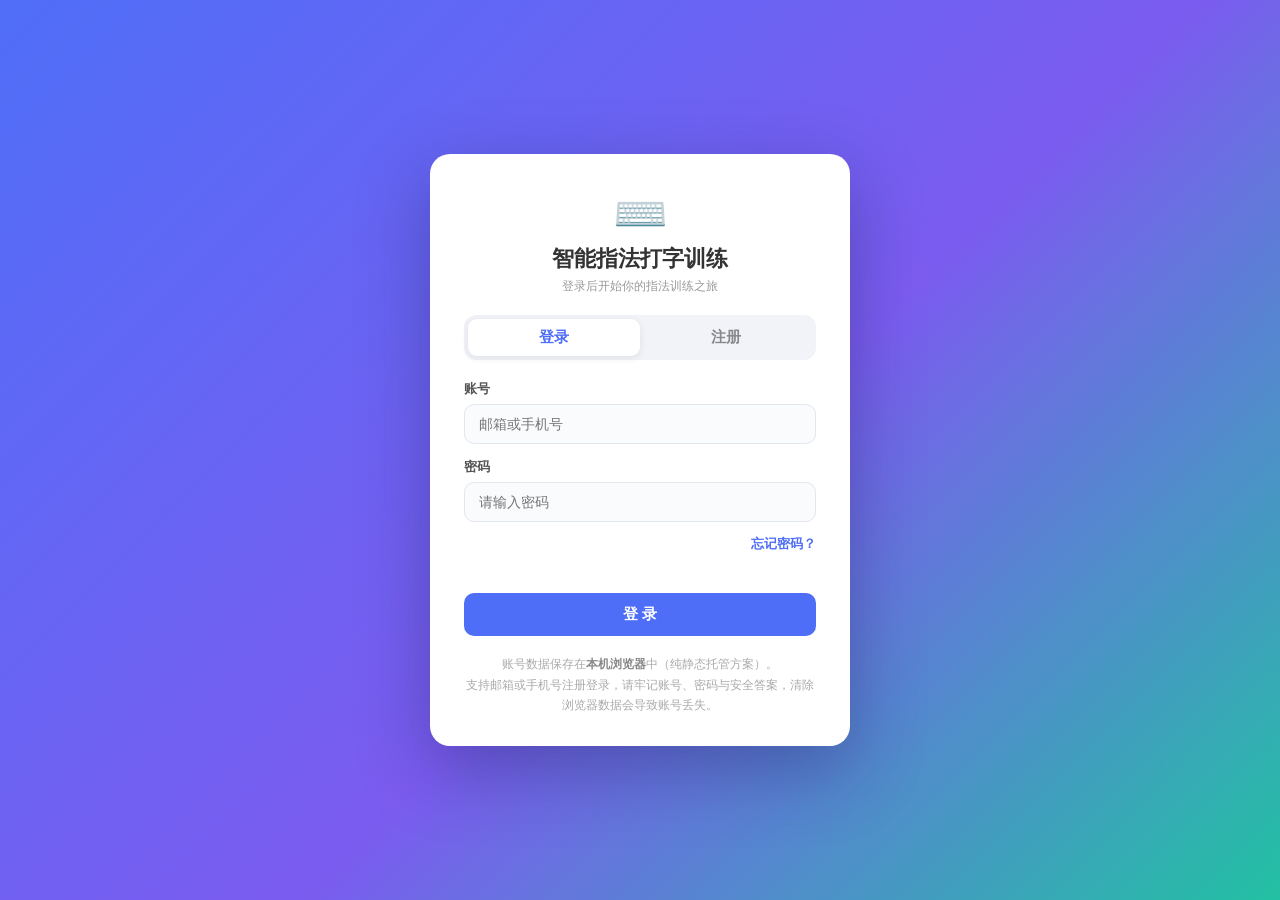
<file: index.html>
<!DOCTYPE html>
<html lang="zh-CN">
<head>
<meta charset="UTF-8">
<meta name="viewport" content="width=device-width, initial-scale=1.0">
<title>智能指法打字训练</title>
<style>
/* ============================================================
   智能指法打字训练 · 全站样式（内联）
   ============================================================ */
:root{
  --bg:#f4f6fb; --bg2:#ffffff; --card:#ffffff;
  --text:#1f2430; --text-sub:#6b7280;
  --accent:#4f6ef7; --accent2:#22c1a3;
  --border:#e5e9f2; --shadow:0 6px 24px rgba(30,41,80,.08);
  --key-bg:#ffffff; --key-text:#2b3446; --key-border:#d4dae6;
  --ok:#22a06b; --bad:#e5484d;
  --hand-left:#5b9bd5; --hand-right:#f0a24b; --hand-thumb:#43c59e;
  --nav-bg:linear-gradient(135deg,#4f6ef7 0%,#7b5cf0 100%);
  --nav-text:#ffffff;
}
body[data-theme="dark"]{
  --bg:#12151d; --bg2:#1a1f2b; --card:#1e2432;
  --text:#e7eaf2; --text-sub:#9aa3b5;
  --accent:#7c92ff; --accent2:#35d6b2;
  --border:#2b3245; --shadow:0 6px 24px rgba(0,0,0,.4);
  --key-bg:#232a3a; --key-text:#e7eaf2; --key-border:#39415a;
  --nav-bg:linear-gradient(135deg,#3a4bd8 0%,#5d3fd6 100%);
}
body[data-theme="forest"]{
  --bg:#eef5ef; --bg2:#f6fbf7; --card:#ffffff;
  --text:#213528; --text-sub:#61706a;
  --accent:#2f8f5b; --accent2:#6bbf59;
  --border:#d6e5da; --key-bg:#ffffff; --key-border:#c8dacd;
  --nav-bg:linear-gradient(135deg,#2f8f5b 0%,#4aa86e 100%);
}
body[data-theme="ocean"]{
  --bg:#eef5fb; --bg2:#f6fafd; --card:#ffffff;
  --text:#14314d; --text-sub:#5c7489;
  --accent:#0e7fd0; --accent2:#12b3c9;
  --border:#d3e2f0; --key-bg:#ffffff; --key-border:#c2d6e8;
  --nav-bg:linear-gradient(135deg,#0e7fd0 0%,#12a0c9 100%);
}
body[data-theme="sakura"]{
  --bg:#fdf2f5; --bg2:#fff7f9; --card:#ffffff;
  --text:#4a2733; --text-sub:#8a6a76;
  --accent:#e05b8a; --accent2:#f08ab0;
  --border:#f0d5de; --key-bg:#ffffff; --key-border:#ebc9d4;
  --nav-bg:linear-gradient(135deg,#e05b8a 0%,#f07aa0 100%);
}
*{box-sizing:border-box;margin:0;padding:0}
html,body{height:100%}
body{font-family:"Segoe UI","Microsoft YaHei","PingFang SC","Noto Sans SC","Helvetica Neue",Arial,sans-serif;background:var(--bg);color:var(--text);transition:background .3s,color .3s;overflow-x:hidden}
button{font-family:inherit;cursor:pointer;border:none;background:none;color:inherit}
input,textarea{font-family:inherit}
a{color:var(--accent)}

.btn{display:inline-flex;align-items:center;justify-content:center;gap:6px;background:var(--accent);color:#fff;border-radius:10px;padding:10px 20px;font-size:14px;font-weight:600;transition:transform .12s,filter .12s}
.btn:hover{filter:brightness(1.06);transform:translateY(-1px)}
.btn:active{transform:translateY(0)}
.btn.secondary{background:var(--accent2)}
.btn.ghost{background:transparent;color:var(--accent);border:1.5px solid var(--accent)}
.btn.small{padding:6px 14px;font-size:13px}
.btn.block{width:100%}
.card{background:var(--card);border:1px solid var(--border);border-radius:16px;box-shadow:var(--shadow);padding:22px;margin-bottom:20px}
.card h3{font-size:17px;margin-bottom:14px;display:flex;align-items:center;gap:8px}
.card h3 .badge{font-size:12px;background:var(--accent);color:#fff;border-radius:20px;padding:2px 10px;font-weight:600}

/* 登录/注册/找回 */
.auth-body{min-height:100vh;display:flex;align-items:center;justify-content:center;background:linear-gradient(135deg,#4f6ef7 0%,#7b5cf0 55%,#22c1a3 100%);padding:20px}
.auth-card{width:100%;max-width:420px;background:#fff;border-radius:20px;box-shadow:0 24px 70px rgba(20,30,80,.35);padding:34px 34px 30px}
.auth-logo{text-align:center;margin-bottom:6px}
.auth-logo .lg-icon{font-size:44px}
.auth-logo .lg-name{font-size:22px;font-weight:800;color:#333;margin-top:4px}
.auth-logo .lg-sub{font-size:12px;color:#999;margin-top:4px}
.auth-tabs{display:flex;background:#f1f3f9;border-radius:12px;padding:4px;margin:20px 0}
.auth-tab{flex:1;text-align:center;padding:9px 0;border-radius:9px;font-size:15px;font-weight:700;color:#888;transition:all .2s}
.auth-tab.active{background:#fff;color:#4f6ef7;box-shadow:0 2px 8px rgba(0,0,0,.08)}
.reg-type-tabs{display:flex;background:#f1f3f9;border-radius:10px;padding:3px;margin-bottom:14px}
.reg-type-tab{flex:1;text-align:center;padding:7px 0;border-radius:8px;font-size:13px;font-weight:700;color:#888;transition:all .2s}
.reg-type-tab.active{background:#fff;color:#4f6ef7;box-shadow:0 1px 5px rgba(0,0,0,.08)}
.forgot-row{text-align:right;margin:-2px 0 10px}
.link-btn{color:#4f6ef7;font-size:13px;font-weight:600}
.link-btn:hover{text-decoration:underline}
.auth-select{width:100%;padding:11px 14px;border:1.5px solid #e2e6ef;border-radius:10px;font-size:14px;background:#fafbfd;color:#333}
.auth-select:focus{outline:none;border-color:#4f6ef7;background:#fff}
.sec-question{background:#f1f3f9;border-radius:8px;padding:10px 12px;font-size:14px;font-weight:600;color:#555;margin-bottom:8px}
.reg-slider{overflow:hidden}
.reg-steps-track{display:flex;transition:transform .32s ease}
.reg-step{flex:0 0 100%;min-width:100%}
.reg-step-title{font-size:14px;font-weight:700;color:#888;margin-bottom:14px}
.reg-step-title b{color:#4f6ef7}
.reg-progress{display:flex;justify-content:center;gap:8px;margin:14px 0 8px}
.reg-progress .dot{width:8px;height:8px;border-radius:50%;background:#d8dbe5;transition:all .2s}
.reg-progress .dot.active{background:#4f6ef7;width:22px;border-radius:5px}
.reg-nav{display:flex;gap:10px;margin-top:12px}
.reg-nav .btn{flex:1}
.auth-form .field{margin-bottom:14px}
.auth-form label{display:block;font-size:13px;font-weight:600;color:#555;margin-bottom:6px}
.auth-form input{width:100%;padding:11px 14px;border:1.5px solid #e2e6ef;border-radius:10px;font-size:14px;background:#fafbfd;transition:border-color .15s}
.auth-form input:focus{outline:none;border-color:#4f6ef7;background:#fff}
.auth-form input.err{border-color:#e5484d}
.auth-error{min-height:18px;font-size:13px;color:#e5484d;margin:2px 0 8px}
.auth-submit{width:100%;padding:12px;font-size:15px;font-weight:700;margin-top:4px}
.auth-note{margin-top:18px;text-align:center;font-size:12px;color:#aaa;line-height:1.7}
.auth-note b{color:#888}

/* 导航栏 */
.navbar{position:sticky;top:0;z-index:50;background:var(--nav-bg);color:var(--nav-text);display:flex;align-items:center;gap:14px;padding:0 20px;height:60px;box-shadow:0 2px 12px rgba(0,0,0,.18)}
.navbar .logo{font-size:18px;font-weight:700;white-space:nowrap}
.nav-tabs{display:flex;gap:4px;flex:1;overflow-x:auto}
.nav-tab{color:rgba(255,255,255,.85);padding:8px 14px;border-radius:9px;font-size:14px;font-weight:600;transition:background .2s;white-space:nowrap}
.nav-tab:hover{background:rgba(255,255,255,.15)}
.nav-tab.active{background:rgba(255,255,255,.95);color:#3b4bd8}
.nav-actions{display:flex;align-items:center;gap:8px}
.nav-user{display:flex;align-items:center;gap:8px;background:rgba(255,255,255,.16);border-radius:20px;padding:5px 13px;font-size:13px;font-weight:600}
.nav-user .avatar{width:26px;height:26px;border-radius:50%;background:#fff;color:#4f6ef7;display:flex;align-items:center;justify-content:center;font-weight:800;font-size:13px}
.icon-btn{background:rgba(255,255,255,.16);border-radius:9px;padding:7px 11px;font-size:13px;color:#fff;font-weight:600;transition:background .2s}
.icon-btn:hover{background:rgba(255,255,255,.3)}

.container{max-width:1200px;margin:0 auto;padding:22px}
.page{display:none;animation:fade .3s}
.page.active{display:block}
@keyframes fade{from{opacity:0;transform:translateY(8px)}to{opacity:1;transform:none}}
.page-title{font-size:25px;font-weight:700;margin-bottom:6px}
.page-desc{color:var(--text-sub);margin-bottom:20px;font-size:14px}

/* 首页 */
.hero{background:linear-gradient(135deg,var(--accent) 0%,#7b5cf0 100%);color:#fff;border-radius:20px;padding:30px 32px;margin-bottom:22px;box-shadow:0 12px 34px rgba(60,70,180,.25)}
.hero .h-hi{font-size:26px;font-weight:800}
.hero .h-sub{opacity:.92;font-size:14px;margin-top:8px;line-height:1.7}
.hero .h-cta{display:flex;gap:10px;margin-top:18px;flex-wrap:wrap}
.hero .btn{background:#fff;color:#4f6ef7}
.hero .btn:hover{filter:none;background:#f4f6ff}
.module-grid{display:grid;grid-template-columns:repeat(auto-fit,minmax(230px,1fr));gap:18px;margin-bottom:22px}
.module-card{background:var(--card);border:1px solid var(--border);border-radius:18px;padding:26px 22px;cursor:pointer;text-align:left;position:relative;overflow:hidden;transition:transform .15s,box-shadow .15s,border-color .15s}
.module-card:hover{transform:translateY(-5px);box-shadow:var(--shadow);border-color:var(--accent)}
.module-card .mc-icon{font-size:36px;margin-bottom:12px}
.module-card .mc-name{font-size:18px;font-weight:800;margin-bottom:6px}
.module-card .mc-desc{font-size:13px;color:var(--text-sub);line-height:1.6}
.module-card .mc-tag{position:absolute;top:16px;right:16px;font-size:11px;background:var(--accent);color:#fff;border-radius:20px;padding:2px 10px;font-weight:700}
.module-card.c1 .mc-tag{background:#4f6ef7}
.module-card.c2 .mc-tag{background:#f0a24b}
.module-card.c3 .mc-tag{background:#22a06b}
.module-card.c4 .mc-tag{background:#e05b8a}
.quick-stats{display:grid;grid-template-columns:repeat(auto-fit,minmax(150px,1fr));gap:14px;margin-bottom:22px}
.quick-stat{background:var(--card);border:1px solid var(--border);border-radius:14px;padding:18px;text-align:center}
.quick-stat .qs-v{font-size:26px;font-weight:800;color:var(--accent)}
.quick-stat .qs-l{font-size:13px;color:var(--text-sub);margin-top:4px}
.home-cols{display:grid;grid-template-columns:1.2fr 1fr;gap:18px}
@media(max-width:820px){.home-cols{grid-template-columns:1fr}}

/* 学习模块 */
.learn-top{display:flex;gap:20px;flex-wrap:wrap;align-items:stretch}
.hands-card{flex:0 0 auto}
.keyboard-card{flex:1 1 620px;min-width:0}
.hands-wrap{display:flex;gap:10px;justify-content:center;align-items:flex-end}
.hand-box{text-align:center}
.hand-box .hand-label{font-size:13px;font-weight:700;margin-bottom:4px}
.hand-box.left .hand-label{color:var(--hand-left)}
.hand-box.right .hand-label{color:var(--hand-right)}
.hand-svg{width:130px;height:auto;filter:drop-shadow(0 6px 8px rgba(0,0,0,.20))}
.finger .finger-shape{transition:transform .1s ease,filter .1s ease}
.finger.pressed .finger-shape{transform:translateY(9px);filter:brightness(.82)}
.keyboard{display:flex;flex-direction:column;gap:7px;user-select:none;transform-origin:top left}
.kb-row{display:flex;gap:6px;justify-content:center}
.key{min-width:46px;height:46px;padding:4px 3px;background:var(--key-bg);color:var(--key-text);border:1px solid var(--key-border);border-bottom:3px solid var(--key-border);border-radius:8px;font-size:13px;font-weight:600;display:flex;flex-direction:column;align-items:center;justify-content:center;line-height:1.1;position:relative;transition:transform .06s,border-color .1s,background .1s}
.key small{font-size:9px;font-weight:400;opacity:.55;margin-top:1px}
.key:hover{border-color:var(--accent)}
.key.active{transform:translateY(2px);border-bottom-width:1px;background:var(--accent);color:#fff}
.key.active small{color:#fff;opacity:.8}
.key.hand-left{border-left:3px solid var(--hand-left)}
.key.hand-right{border-left:3px solid var(--hand-right)}
.key.hand-thumb{border-left:3px solid var(--hand-thumb)}
.key.wide1{min-width:70px}.key.wide2{min-width:88px}.key.wide3{min-width:110px}
.key.space{min-width:330px}.key.fn{font-size:11px}
#keyTooltip{position:fixed;z-index:200;pointer-events:none;background:var(--card);border:1px solid var(--border);border-radius:12px;box-shadow:var(--shadow);padding:14px 16px;width:230px;opacity:0;transform:translateY(6px);transition:opacity .15s,transform .15s}
#keyTooltip.show{opacity:1;transform:none}
#keyTooltip .tt-char{font-size:22px;font-weight:800;color:var(--accent)}
#keyTooltip .tt-line{margin-top:7px;font-size:13px;color:var(--text-sub);line-height:1.6}
#keyTooltip .tt-line b{color:var(--text)}
#keyTooltip .tt-tip{margin-top:8px;font-size:12px;color:var(--text);background:var(--bg);border-radius:8px;padding:8px 10px;line-height:1.6}
.legend{display:flex;gap:16px;flex-wrap:wrap;font-size:13px;color:var(--text-sub);margin-top:12px}
.legend .dot{display:inline-block;width:11px;height:11px;border-radius:50%;margin-right:6px;vertical-align:middle}

/* 闯关/练习 */
.level-grid{display:grid;grid-template-columns:repeat(auto-fill,minmax(210px,1fr));gap:14px}
.level-item{background:var(--card);border:1px solid var(--border);border-radius:14px;padding:16px;cursor:pointer;transition:transform .12s,box-shadow .12s,border-color .12s;position:relative}
.level-item:hover{transform:translateY(-3px);box-shadow:var(--shadow)}
.level-item.locked{opacity:.55;cursor:not-allowed}
.level-item.locked:hover{transform:none;box-shadow:none}
.level-item .lv-num{font-size:12px;color:var(--accent);font-weight:700}
.level-item .lv-name{font-size:15px;font-weight:700;margin:6px 0 4px}
.level-item .lv-cat{font-size:12px;color:var(--text-sub)}
.level-item .lv-stars{position:absolute;top:14px;right:14px;font-size:16px;letter-spacing:2px}
.level-item .lv-target{font-size:12px;color:var(--text-sub);margin-top:10px;line-height:1.7}
.level-item .lv-lock{position:absolute;top:12px;right:12px;font-size:16px}
.cat-tabs{display:flex;gap:10px;flex-wrap:wrap;margin-bottom:16px}
.cat-tab{padding:8px 16px;border-radius:20px;background:var(--bg2);border:1.5px solid var(--border);font-size:14px;font-weight:600;color:var(--text-sub)}
.cat-tab.active{background:var(--accent);color:#fff;border-color:var(--accent)}
.practice-grid{display:grid;grid-template-columns:repeat(auto-fill,minmax(230px,1fr));gap:14px}
.practice-item{background:var(--card);border:1px solid var(--border);border-radius:14px;padding:18px;cursor:pointer;transition:transform .12s,box-shadow .12s}
.practice-item:hover{transform:translateY(-3px);box-shadow:var(--shadow)}
.practice-item .pi-icon{font-size:26px;margin-bottom:8px}
.practice-item .pi-name{font-weight:700;font-size:15px}
.practice-item .pi-desc{font-size:12px;color:var(--text-sub);margin-top:4px}
.custom-area{width:100%;min-height:110px;border:1.5px solid var(--border);border-radius:12px;padding:12px;font-size:14px;background:var(--bg2);color:var(--text);resize:vertical}

/* 打字弹窗 */
.modal{position:fixed;inset:0;z-index:100;background:rgba(10,14,26,.55);display:none;align-items:center;justify-content:center;padding:20px}
.modal.open{display:flex}
.typing-box{background:var(--card);border-radius:18px;box-shadow:0 20px 60px rgba(0,0,0,.35);width:min(880px,96vw);max-height:92vh;overflow:auto;padding:24px}
.typing-head{display:flex;align-items:center;justify-content:space-between;margin-bottom:14px}
.typing-title{font-size:18px;font-weight:700}
.typing-title small{display:block;font-size:12px;font-weight:400;color:var(--text-sub);margin-top:2px}
.prompt-area{text-align:center;font-size:20px;font-weight:700;color:var(--accent2);min-height:30px;margin-bottom:12px}
.stat-bar{display:flex;gap:12px;flex-wrap:wrap;margin-bottom:16px}
.stat-chip{flex:1;min-width:90px;background:var(--bg2);border:1px solid var(--border);border-radius:12px;padding:10px 12px;text-align:center}
.stat-chip .sv{font-size:20px;font-weight:800;color:var(--accent)}
.stat-chip .sl{font-size:12px;color:var(--text-sub);margin-top:2px}
.text-display{font-family:"Consolas","Menlo","Courier New",monospace;font-size:26px;line-height:1.9;letter-spacing:1px;background:var(--bg2);border:1px solid var(--border);border-radius:14px;padding:20px 22px;min-height:120px;white-space:pre-wrap;word-break:break-all}
.text-display .ch{color:var(--text-sub)}
.text-display .ch.current{background:var(--accent);color:#fff;border-radius:4px;padding:0 1px;animation:blink 1s infinite}
.text-display .ch.ok{color:var(--ok)}
.text-display .ch.bad{color:var(--bad);background:rgba(229,72,77,.12);border-radius:3px}
@keyframes blink{50%{opacity:.6}}
.focus-tip{margin-top:10px;font-size:13px;color:var(--text-sub);text-align:center}
.finger-hint{min-height:22px;font-size:13px;color:var(--accent2);margin-top:8px;font-weight:600}
.result-panel{display:none;margin-top:16px;border-top:1px dashed var(--border);padding-top:16px}
.result-panel.show{display:block}
.result-head{text-align:center;margin-bottom:14px}
.result-head .rh-stars{font-size:34px;letter-spacing:4px;margin-bottom:4px}
.result-head .rh-title{font-size:20px;font-weight:800}
.result-head .rh-sub{font-size:13px;color:var(--text-sub);margin-top:4px}
.result-grid{display:grid;grid-template-columns:repeat(auto-fit,minmax(120px,1fr));gap:12px;margin-bottom:16px}
.result-card{background:var(--bg2);border:1px solid var(--border);border-radius:12px;padding:14px;text-align:center}
.result-card .rv{font-size:22px;font-weight:800;color:var(--accent)}
.result-card .rl{font-size:12px;color:var(--text-sub);margin-top:2px}
.err-dist{margin:10px 0;display:flex;flex-direction:column;gap:8px}
.err-row{display:flex;align-items:center;gap:10px;font-size:13px}
.err-row .k{width:60px;font-weight:700}
.err-row .bar{flex:1;height:10px;background:var(--bg2);border-radius:6px;overflow:hidden}
.err-row .bar i{display:block;height:100%;background:var(--bad);border-radius:6px}
.err-row .n{width:30px;text-align:right;color:var(--text-sub)}
.err-list{font-size:13px;color:var(--text-sub);line-height:1.8;max-height:120px;overflow:auto}
.result-actions{display:flex;gap:12px;justify-content:center;margin-top:16px;flex-wrap:wrap}
.result-head .rh-emoji{font-size:46px;line-height:1}
.result-head.success .rh-title{color:var(--ok)}
.result-head.fail .rh-title{color:var(--bad)}
.rh-stars.big{font-size:44px;letter-spacing:6px;line-height:1.2}
.pop{animation:pop .55s cubic-bezier(.2,1.4,.4,1) both}
@keyframes pop{0%{transform:scale(.2);opacity:0}70%{transform:scale(1.25)}100%{transform:scale(1);opacity:1}}
.fail-reasons{margin:12px auto 8px;max-width:420px;text-align:left;background:var(--bg2);border:1px solid var(--border);border-radius:12px;padding:12px 16px;font-size:13px;line-height:1.9}
.fail-reasons .fr-title{font-weight:700;color:var(--bad);margin-bottom:4px}
.fail-reasons ul{margin-left:18px}
.celebrate-title{font-size:24px;font-weight:800;color:var(--ok)}
.confetti-container{position:fixed;inset:0;pointer-events:none;z-index:400;overflow:hidden}
.confetti-container i{position:absolute;top:-24px;border-radius:2px;opacity:.95;animation:confettiFall linear forwards}
@keyframes confettiFall{0%{transform:translateY(0) rotate(0deg)}100%{transform:translateY(112vh) rotate(760deg);opacity:.1}}

/* 统计中心 */
.stats-grid{display:grid;grid-template-columns:repeat(auto-fit,minmax(150px,1fr));gap:14px;margin-bottom:20px}
.stat-summary{background:var(--card);border:1px solid var(--border);border-radius:14px;padding:18px;text-align:center}
.stat-summary .sv{font-size:28px;font-weight:800;color:var(--accent)}
.stat-summary .sl{font-size:13px;color:var(--text-sub);margin-top:4px}
canvas#progressChart{width:100%;height:260px;display:block}
.ach-grid{display:grid;grid-template-columns:repeat(auto-fill,minmax(180px,1fr));gap:12px}
.ach-item{background:var(--card);border:1px solid var(--border);border-radius:14px;padding:16px;text-align:center;opacity:.45;filter:grayscale(.8);transition:opacity .3s,filter .3s}
.ach-item.unlocked{opacity:1;filter:none;border-color:var(--accent)}
.ach-item .ai-icon{font-size:30px}
.ach-item .ai-name{font-weight:700;font-size:14px;margin-top:6px}
.ach-item .ai-desc{font-size:12px;color:var(--text-sub);margin-top:4px}
.lb-table,.history-table{width:100%;border-collapse:collapse;font-size:14px}
.lb-table th,.lb-table td,.history-table th,.history-table td{padding:10px 12px;text-align:left;border-bottom:1px solid var(--border)}
.lb-table th,.history-table th{color:var(--text-sub);font-size:12px;font-weight:600}
.lb-table .rank{font-weight:800;color:var(--accent)}
.history-table{font-size:13px}
.daily-box{text-align:center;padding:10px}
.daily-box .dt-title{font-size:16px;font-weight:700;margin-bottom:6px}
.daily-box .dt-desc{color:var(--text-sub);font-size:13px;margin-bottom:14px}

#toast{position:fixed;bottom:28px;left:50%;transform:translateX(-50%) translateY(20px);background:var(--card);color:var(--text);border:1px solid var(--border);border-radius:12px;box-shadow:var(--shadow);padding:12px 22px;font-size:14px;font-weight:600;opacity:0;z-index:300;transition:opacity .25s,transform .25s;max-width:90vw;text-align:center}
#toast.show{opacity:1;transform:translateX(-50%) translateY(0)}
#toast .t-icon{margin-right:6px}

@media(max-width:760px){
  .navbar{flex-wrap:wrap;height:auto;padding:10px 12px;gap:8px}
  .nav-tabs{order:3;width:100%}
  .keyboard-card{min-width:0}
  .text-display{font-size:20px}
  .auth-card{padding:26px 20px}
}
</style>
</head>
<body>

<!-- ======================= 登录 / 注册 / 找回密码界面 ======================= -->
<div id="authScreen" class="auth-body">
  <div class="auth-card">
    <div class="auth-logo">
      <div class="lg-icon">⌨️</div>
      <div class="lg-name">智能指法打字训练</div>
      <div class="lg-sub">登录后开始你的指法训练之旅</div>
    </div>

    <div class="auth-tabs">
      <button class="auth-tab active" id="tabLogin">登录</button>
      <button class="auth-tab" id="tabRegister">注册</button>
    </div>

    <!-- 登录表单 -->
    <form class="auth-form" id="formLogin" novalidate>
      <div class="field">
        <label for="loginAccount">账号</label>
        <input type="text" id="loginAccount" placeholder="邮箱或手机号" autocomplete="username">
      </div>
      <div class="field">
        <label for="loginPassword">密码</label>
        <input type="password" id="loginPassword" placeholder="请输入密码" autocomplete="current-password">
      </div>
      <div class="forgot-row"><button type="button" class="link-btn" id="btnForgot">忘记密码？</button></div>
      <div class="auth-error" id="loginError"></div>
      <button type="submit" class="btn auth-submit">登 录</button>
    </form>

    <!-- 注册表单（三步滑动向导） -->
    <form class="auth-form" id="formRegister" style="display:none" novalidate>
      <div class="reg-slider">
        <div class="reg-steps-track" id="regTrack">
          <div class="reg-step">
            <div class="reg-step-title">第 <b>1</b> 步 · 基本信息</div>
            <div class="field">
              <label for="regUsername">昵称</label>
              <input type="text" id="regUsername" placeholder="给自己起个昵称" autocomplete="nickname">
            </div>
            <div class="reg-type-tabs">
              <button type="button" class="reg-type-tab active" data-type="email">邮箱注册</button>
              <button type="button" class="reg-type-tab" data-type="phone">手机号注册</button>
            </div>
            <div class="field">
              <label for="regAccount" id="regAccountLabel">邮箱</label>
              <input type="text" id="regAccount" placeholder="用于登录的邮箱" autocomplete="email">
            </div>
          </div>
          <div class="reg-step">
            <div class="reg-step-title">第 <b>2</b> 步 · 设置密码</div>
            <div class="field">
              <label for="regPassword">密码</label>
              <input type="password" id="regPassword" placeholder="至少6位，需含字母和数字" autocomplete="new-password">
            </div>
            <div class="field">
              <label for="regPassword2">确认密码</label>
              <input type="password" id="regPassword2" placeholder="再次输入密码" autocomplete="new-password">
            </div>
          </div>
          <div class="reg-step">
            <div class="reg-step-title">第 <b>3</b> 步 · 安全问题</div>
            <div class="field">
              <label for="regSecQ">安全问题（用于找回密码）</label>
              <select id="regSecQ" class="auth-select"></select>
            </div>
            <div class="field">
              <label for="regSecA">安全答案</label>
              <input type="text" id="regSecA" placeholder="填写答案，请牢记" autocomplete="off">
            </div>
          </div>
        </div>
      </div>
      <div class="reg-progress" id="regProgress">
        <span class="dot active"></span><span class="dot"></span><span class="dot"></span>
      </div>
      <div class="auth-error" id="regError"></div>
      <div class="reg-nav">
        <button type="button" class="btn ghost" id="regPrev" style="display:none">上一步</button>
        <button type="button" class="btn" id="regNext">下一步</button>
        <button type="submit" class="btn auth-submit" id="regSubmit" style="display:none">注 册</button>
      </div>
    </form>

    <!-- 忘记密码表单 -->
    <form class="auth-form" id="formForgot" style="display:none" novalidate>
      <div class="field">
        <label for="forgotAccount">账号</label>
        <input type="text" id="forgotAccount" placeholder="注册时用的邮箱或手机号">
      </div>
      <div class="field" id="forgotQField" style="display:none">
        <label>安全问题</label>
        <div class="sec-question" id="forgotQuestion"></div>
        <input type="text" id="forgotAnswer" placeholder="请输入安全答案">
      </div>
      <div class="field" id="forgotPw1" style="display:none">
        <label for="forgotPassword">新密码</label>
        <input type="password" id="forgotPassword" placeholder="至少6位，需含字母和数字">
      </div>
      <div class="field" id="forgotPw2" style="display:none">
        <label for="forgotPassword2">确认新密码</label>
        <input type="password" id="forgotPassword2" placeholder="再次输入新密码">
      </div>
      <div class="auth-error" id="forgotError"></div>
      <button type="submit" class="btn auth-submit" id="forgotSubmit">下一步</button>
      <button type="button" class="btn ghost block" id="btnBackLogin">← 返回登录</button>
    </form>

    <div class="auth-note">
      账号数据保存在<b>本机浏览器</b>中（纯静态托管方案）。<br>
      支持邮箱或手机号注册登录，请牢记账号、密码与安全答案，清除浏览器数据会导致账号丢失。
    </div>
  </div>
</div>

<!-- ======================= 主应用界面 ======================= -->
<div id="appScreen" style="display:none">
  <nav class="navbar">
    <div class="logo">⌨️ 智能指法打字训练</div>
    <div class="nav-tabs">
      <button class="nav-tab active" data-page="home">🏠 首页</button>
      <button class="nav-tab" data-page="learn">🎓 学习模块</button>
      <button class="nav-tab" data-page="challenge">🏆 闯关模块</button>
      <button class="nav-tab" data-page="practice">✍️ 练习模块</button>
      <button class="nav-tab" data-page="stats">📊 统计中心</button>
    </div>
    <div class="nav-actions">
      <div class="nav-user" id="navUser"><span class="avatar" id="navAvatar">U</span><span id="navUsername">用户</span></div>
      <button class="icon-btn" id="btnTheme" title="切换配色主题">🎨 主题</button>
      <button class="icon-btn" id="btnSound" title="开关按键音效">🔊 音效</button>
      <button class="icon-btn" id="btnLogout" title="退出登录">🚪 退出</button>
    </div>
  </nav>

  <div class="container">
    <section class="page active" id="page-home">
      <div class="hero">
        <div class="h-hi" id="heroHi">你好！</div>
        <div class="h-sub" id="heroSub">欢迎回来，选择下方模块开始训练。指法学习 + 闯关挑战 + 自由练习 + 数据统计，一站式提升打字速度。</div>
        <div class="h-cta">
          <button class="btn" data-goto="challenge">🏆 开始闯关</button>
          <button class="btn" data-goto="practice">✍️ 自由练习</button>
        </div>
      </div>
      <div class="module-grid" id="moduleGrid"></div>
      <div class="quick-stats" id="quickStats"></div>
      <div class="home-cols">
        <div class="card"><h3>📅 每日挑战</h3><div class="daily-box" id="dailyBoxHome"></div></div>
        <div class="card"><h3>🏅 最新成就</h3><div id="achPreview"></div></div>
      </div>
    </section>

    <section class="page" id="page-learn">
      <div class="page-title">🎓 指法学习</div>
      <div class="page-desc">将鼠标悬停在任意键位查看指法说明；点击虚拟键或直接敲击物理键盘，观察双手手指按下动画，掌握标准指法。</div>
      <div class="learn-top">
        <div class="card hands-card">
          <h3>🖐️ 手部指法</h3>
          <div class="hands-wrap">
            <div class="hand-box left">
              <div class="hand-label">左手</div>
              <svg class="hand-svg" viewBox="0 0 120 170" id="handLeft">
                <defs><linearGradient id="skinGradL" x1="0" y1="0" x2="0" y2="1"><stop offset="0" stop-color="#fbd8b2"/><stop offset="1" stop-color="#eaa97e"/></linearGradient></defs>
                <g id="LH-pinky" class="finger finger-left"><path class="finger-shape" d="M8 82 L10 49 Q10 40 17 40 Q24 40 24 49 L26 82 Z" fill="url(#skinGradL)" stroke="#d58c5e" stroke-width="1.5" stroke-linejoin="round"/></g>
                <g id="LH-ring" class="finger finger-left"><path class="finger-shape" d="M30 82 L32 37 Q32 28 39 28 Q46 28 46 37 L48 82 Z" fill="url(#skinGradL)" stroke="#d58c5e" stroke-width="1.5" stroke-linejoin="round"/></g>
                <g id="LH-middle" class="finger finger-left"><path class="finger-shape" d="M52 82 L54 25 Q54 16 61 16 Q68 16 68 25 L70 82 Z" fill="url(#skinGradL)" stroke="#d58c5e" stroke-width="1.5" stroke-linejoin="round"/></g>
                <g id="LH-index" class="finger finger-left"><path class="finger-shape" d="M74 82 L76 37 Q76 28 83 28 Q90 28 90 37 L92 82 Z" fill="url(#skinGradL)" stroke="#d58c5e" stroke-width="1.5" stroke-linejoin="round"/></g>
                <g id="LH-thumb" class="finger finger-left"><path class="finger-shape" d="M94 82 L96 53 Q96 44 104 44 Q112 44 112 53 L114 82 Z" fill="url(#skinGradL)" stroke="#d58c5e" stroke-width="1.5" stroke-linejoin="round"/></g>
                <path class="palm" d="M10 72 Q10 66 26 66 L94 66 Q110 66 110 72 Q110 92 104 100 L96 128 Q94 136 82 136 L38 136 Q26 136 24 128 L16 100 Q10 92 10 72 Z" fill="url(#skinGradL)" stroke="#d58c5e" stroke-width="1.5" stroke-linejoin="round"/>
                <rect class="cuff" x="24" y="122" width="72" height="16" rx="8" fill="#5b8fc9" stroke="#3d70a5" stroke-width="1.5"/>
              </svg>
            </div>
            <div class="hand-box right">
              <div class="hand-label">右手</div>
              <svg class="hand-svg" viewBox="0 0 120 170" id="handRight">
                <defs><linearGradient id="skinGradR" x1="0" y1="0" x2="0" y2="1"><stop offset="0" stop-color="#fbd8b2"/><stop offset="1" stop-color="#eaa97e"/></linearGradient></defs>
                <g id="RH-thumb" class="finger finger-right"><path class="finger-shape" d="M8 82 L10 53 Q10 44 18 44 Q26 44 26 53 L28 82 Z" fill="url(#skinGradR)" stroke="#d58c5e" stroke-width="1.5" stroke-linejoin="round"/></g>
                <g id="RH-index" class="finger finger-right"><path class="finger-shape" d="M30 82 L32 37 Q32 28 39 28 Q46 28 46 37 L48 82 Z" fill="url(#skinGradR)" stroke="#d58c5e" stroke-width="1.5" stroke-linejoin="round"/></g>
                <g id="RH-middle" class="finger finger-right"><path class="finger-shape" d="M52 82 L54 25 Q54 16 61 16 Q68 16 68 25 L70 82 Z" fill="url(#skinGradR)" stroke="#d58c5e" stroke-width="1.5" stroke-linejoin="round"/></g>
                <g id="RH-ring" class="finger finger-right"><path class="finger-shape" d="M74 82 L76 37 Q76 28 83 28 Q90 28 90 37 L92 82 Z" fill="url(#skinGradR)" stroke="#d58c5e" stroke-width="1.5" stroke-linejoin="round"/></g>
                <g id="RH-pinky" class="finger finger-right"><path class="finger-shape" d="M96 82 L98 49 Q98 40 105 40 Q112 40 112 49 L114 82 Z" fill="url(#skinGradR)" stroke="#d58c5e" stroke-width="1.5" stroke-linejoin="round"/></g>
                <path class="palm" d="M10 72 Q10 66 26 66 L94 66 Q110 66 110 72 Q110 92 104 100 L96 128 Q94 136 82 136 L38 136 Q26 136 24 128 L16 100 Q10 92 10 72 Z" fill="url(#skinGradR)" stroke="#d58c5e" stroke-width="1.5" stroke-linejoin="round"/>
                <rect class="cuff" x="24" y="122" width="72" height="16" rx="8" fill="#e89345" stroke="#c4792c" stroke-width="1.5"/>
              </svg>
            </div>
          </div>
          <div class="legend">
            <span><span class="dot" style="background:var(--hand-left)"></span>左手键位</span>
            <span><span class="dot" style="background:var(--hand-right)"></span>右手键位</span>
            <span><span class="dot" style="background:var(--hand-thumb)"></span>拇指（空格）</span>
          </div>
        </div>
        <div class="card keyboard-card">
          <h3>⌨️ 标准 QWERTY 键盘 <span class="badge">点击或敲击按键</span></h3>
          <div class="keyboard" id="keyboard"></div>
          <div class="legend">基准键位：A S D F 与 J K L ; 手指常驻于此，其余键击打后迅速回弹。</div>
        </div>
      </div>
    </section>

    <section class="page" id="page-challenge">
      <div class="page-title">🏆 闯关挑战</div>
      <div class="page-desc">按分类解锁关卡，达成目标即可获得 1-3 星评价并解锁下一关。进度自动保存。</div>
      <div class="cat-tabs" id="challengeCats"></div>
      <div class="level-grid" id="levelGrid"></div>
    </section>

    <section class="page" id="page-practice">
      <div class="page-title">✍️ 自由练习</div>
      <div class="page-desc">选择练习类型开始训练，实时查看速度、正确率与用时，结束后查看详细统计。</div>
      <div class="practice-grid" id="practiceGrid"></div>
      <div class="card" id="customCard" style="display:none">
        <h3>📝 自定义文本</h3>
        <textarea class="custom-area" id="customText" placeholder="在此粘贴或输入你想练习的文本（至少 5 个字符）..."></textarea>
        <div style="margin-top:12px"><button class="btn" id="btnCustomStart">开始自定义练习</button></div>
      </div>
    </section>

    <section class="page" id="page-stats">
      <div class="page-title">📊 统计中心</div>
      <div class="page-desc">历史记录、进步曲线、成就徽章、排行榜与每日挑战。</div>
      <div class="stats-grid" id="summaryGrid"></div>
      <div class="card"><h3>📈 进步曲线（最近练习）</h3><div class="chart-wrap"><canvas id="progressChart" width="800" height="260"></canvas></div></div>
      <div class="card"><h3>🏅 成就徽章</h3><div class="ach-grid" id="achGrid"></div></div>
      <div class="card"><h3>🏁 本地排行榜（各练习类型最佳 WPM）</h3><div id="leaderboard"></div></div>
      <div class="card"><h3>🗂️ 历史练习记录</h3><div style="max-height:340px;overflow:auto"><table class="history-table" id="historyTable"></table></div></div>
    </section>
  </div>
</div>

<div id="keyTooltip"></div>

<div class="modal" id="typingModal">
  <div class="typing-box">
    <div class="typing-head">
      <div class="typing-title" id="typingTitle">练习<small id="typingSub"></small></div>
      <button class="btn ghost small" id="typingExit">✕ 退出</button>
    </div>
    <div class="prompt-area" id="typingPrompt"></div>
    <div class="stat-bar">
      <div class="stat-chip"><div class="sv" id="stWpm">0</div><div class="sl">速度 WPM</div></div>
      <div class="stat-chip"><div class="sv" id="stCpm">0</div><div class="sl">字符/分 CPM</div></div>
      <div class="stat-chip"><div class="sv" id="stAcc">100%</div><div class="sl">正确率</div></div>
      <div class="stat-chip"><div class="sv" id="stTime">0s</div><div class="sl">用时</div></div>
      <div class="stat-chip"><div class="sv" id="stStreak">0</div><div class="sl">连续正确</div></div>
    </div>
    <div class="text-display" id="typingText"></div>
    <div class="focus-tip" id="focusTip" style="display:none">👆 若键盘无响应，请用鼠标点击上方文字区域后再次开始打字</div>
    <div class="finger-hint" id="fingerHint"></div>
    <input id="hiddenInput" type="text" autocomplete="off" autocorrect="off" autocapitalize="off" spellcheck="false" style="position:fixed;left:-9999px;opacity:0;width:1px;height:1px">
    <div class="result-panel" id="typingResult"></div>
  </div>
</div>

<div id="toast"></div>

<script>
/* ============================================================
   一、通用工具、存储、哈希、会话、主题音效
   ============================================================ */
function $(s, r){ return (r || document).querySelector(s); }
function $$(s, r){ return Array.from((r || document).querySelectorAll(s)); }
function escapeHtml(s){ return String(s).replace(/[&<>"']/g, c=>({'&':'&amp;','<':'&lt;','>':'&gt;','"':'&quot;',"'":'&#39;'}[c])); }

const Store = {
  get(k, d){ try{ const v = localStorage.getItem(k); return v === null ? d : JSON.parse(v); }catch(e){ return d; } },
  set(k, v){ try{ localStorage.setItem(k, JSON.stringify(v)); }catch(e){} },
  remove(k){ try{ localStorage.removeItem(k); }catch(e){} }
};

function fmtTime(s){ if(s < 60) return Math.round(s) + ' 秒'; const m = Math.floor(s/60), r = Math.round(s%60); return m + ' 分 ' + r + ' 秒'; }
function fmtDate(ts){ const d = new Date(ts); const p = n => (n<10?'0':'')+n; return d.getFullYear()+'-'+p(d.getMonth()+1)+'-'+p(d.getDate())+' '+p(d.getHours())+':'+p(d.getMinutes()); }

let toastTimer = null;
function toast(msg, icon){ let t = $('#toast'); if(!t) return; t.innerHTML = '<span class="t-icon">'+(icon||'🎉')+'</span>'+msg; t.classList.add('show'); clearTimeout(toastTimer); toastTimer = setTimeout(()=>t.classList.remove('show'), 2600); }

function sha256(ascii){
  function rightRotate(value, amount){ return (value >>> amount) | (value << (32 - amount)); }
  var mathPow = Math.pow, maxWord = mathPow(2,32), lengthProperty = 'length';
  var i, j, result = '';
  var words = [], asciiBitLength = ascii[lengthProperty] * 8;
  var hash = sha256.h = sha256.h || [];
  var k = sha256.k = sha256.k || [];
  var primeCounter = k[lengthProperty], isComposite = {};
  for(var candidate = 2; primeCounter < 64; candidate++){
    if(!isComposite[candidate]){
      for(i = 0; i < 313; i += candidate) isComposite[i] = candidate;
      hash[primeCounter] = (mathPow(candidate, .5) * maxWord) | 0;
      k[primeCounter++] = (mathPow(candidate, 1/3) * maxWord) | 0;
    }
  }
  ascii += '\x80';
  while(ascii[lengthProperty] % 64 - 56) ascii += '\x00';
  for(i = 0; i < ascii[lengthProperty]; i++){
    j = ascii.charCodeAt(i);
    if(j >> 8) return;
    words[i >> 2] |= j << ((3 - i) % 4) * 8;
  }
  words[words[lengthProperty]] = ((asciiBitLength / maxWord) | 0);
  words[words[lengthProperty]] = asciiBitLength;
  for(j = 0; j < words[lengthProperty];){
    var w = words.slice(j, j += 16), oldHash = hash;
    hash = hash.slice(0, 8);
    for(i = 0; i < 64; i++){
      var w15 = w[i-15], w2 = w[i-2], a = hash[0], e = hash[4];
      var temp1 = hash[7] + (rightRotate(e,6) ^ rightRotate(e,11) ^ rightRotate(e,25)) + ((e & hash[5]) ^ ((~e) & hash[6])) + k[i] + (w[i] = (i < 16) ? w[i] : (w[i-16] + (rightRotate(w15,7) ^ rightRotate(w15,18) ^ (w15 >>> 3)) + w[i-7] + (rightRotate(w2,17) ^ rightRotate(w2,19) ^ (w2 >>> 10))) | 0);
      var temp2 = (rightRotate(a,2) ^ rightRotate(a,13) ^ rightRotate(a,22)) + ((a & hash[1]) ^ (a & hash[2]) ^ (hash[1] & hash[2]));
      hash = [(temp1 + temp2) | 0].concat(hash);
      hash[4] = (hash[4] + temp1) | 0;
    }
    for(i = 0; i < 8; i++) hash[i] = (hash[i] + oldHash[i]) | 0;
  }
  for(i = 0; i < 8; i++){
    for(j = 3; j + 1; j--){
      var b = (hash[i] >> (j*8)) & 255;
      result += ((b < 16) ? 0 : '') + b.toString(16);
    }
  }
  return result;
}
function utf8ToBinary(str){
  const bytes = (typeof TextEncoder !== 'undefined') ? new TextEncoder().encode(str) : (function(){ const s = unescape(encodeURIComponent(str)); const a = []; for(let i=0;i<s.length;i++) a.push(s.charCodeAt(i)); return a; })();
  let bin = ''; for(let i=0;i<bytes.length;i++) bin += String.fromCharCode(bytes[i]);
  return bin;
}
function hashPassword(password, salt){ return sha256(utf8ToBinary(password + '::' + salt)); }
function hashAnswer(answer, salt){ return sha256(utf8ToBinary(String(answer).trim().toLowerCase() + '::ans::' + salt)); }
function randomSalt(){ return Math.random().toString(36).slice(2) + Date.now().toString(36); }
function randomId(){ return Date.now().toString(36) + Math.random().toString(36).slice(2,8); }

const SECURITY_QUESTIONS = ['你母亲的名字是？','你父亲的名字是？','你第一所学校的名称是？','你出生的城市是？','你最喜欢的食物是？','你的宠物名字是？'];

const AUTH_KEY_USERS = 'tt_users';
const AUTH_KEY_SESSION = 'tt_session';
const Auth = {
  users(){ return Store.get(AUTH_KEY_USERS, []); },
  current(){ return Store.get(AUTH_KEY_SESSION, null); },
  register(username, account, password, type, secQ, secA){
    const users = this.users();
    const field = type === 'phone' ? 'phone' : 'email';
    if(users.some(u => u[field] === account)) return { ok:false, msg: type === 'phone' ? '该手机号已注册，请直接登录' : '该邮箱已注册，请直接登录' };
    const salt = randomSalt();
    const user = { id: randomId(), username: username.trim(), email: type === 'email' ? account.trim() : '', phone: type === 'phone' ? account.trim() : '', salt: salt, hash: hashPassword(password, salt), secQ: secQ || '', secA: hashAnswer(secA || '', salt), createdAt: Date.now() };
    users.push(user);
    Store.set(AUTH_KEY_USERS, users);
    this.setSession(user);
    return { ok:true, user: user };
  },
  login(account, password){
    const users = this.users();
    const a = account.trim();
    const isEmail = /^[^\s@]+@[^\s@]+\.[^\s@]+$/.test(a);
    const user = users.find(u => isEmail ? (u.email === a) : (u.phone === a));
    if(!user) return { ok:false, msg: isEmail ? '该邮箱尚未注册' : '该手机号尚未注册' };
    if(user.hash !== hashPassword(password, user.salt)) return { ok:false, msg:'密码错误，请重试' };
    this.setSession(user);
    return { ok:true, user: user };
  },
  findQuestion(account){
    const a = account.trim();
    const isEmail = /^[^\s@]+@[^\s@]+\.[^\s@]+$/.test(a);
    const user = this.users().find(u => isEmail ? (u.email === a) : (u.phone === a));
    if(!user) return { ok:false, msg: isEmail ? '该邮箱尚未注册' : '该手机号尚未注册' };
    if(!user.secQ) return { ok:false, msg:'该账号未设置安全问题，无法找回密码' };
    return { ok:true, question: user.secQ };
  },
  resetPassword(account, answer, newPassword){
    const a = account.trim();
    const isEmail = /^[^\s@]+@[^\s@]+\.[^\s@]+$/.test(a);
    const users = this.users();
    const user = users.find(u => isEmail ? (u.email === a) : (u.phone === a));
    if(!user) return { ok:false, msg:'该账号不存在' };
    if(hashAnswer(answer, user.salt) !== user.secA) return { ok:false, msg:'安全答案错误' };
    user.hash = hashPassword(newPassword, user.salt);
    Store.set(AUTH_KEY_USERS, users);
    return { ok:true };
  },
  setSession(user){ Store.set(AUTH_KEY_SESSION, { userId:user.id, username:user.username, email:user.email || '', phone:user.phone || '', loginAt:Date.now() }); },
  logout(){ Store.remove(AUTH_KEY_SESSION); },
  avatarChar(username){ return (username || 'U').trim().charAt(0).toUpperCase(); }
};

function userKey(k){ const u = Auth.current(); return 'tt_' + (u ? u.userId : 'guest') + '_' + k; }
const UserData = { get(k, d){ return Store.get(userKey(k), d); }, set(k, v){ Store.set(userKey(k), v); } };

const THEMES = ['light','dark','forest','ocean','sakura'];
const THEME_NAMES = {light:'默认', dark:'夜间', forest:'森林绿', ocean:'海洋蓝', sakura:'樱花粉'};
let settings = UserData.get('settings', { theme:'light', sound:true });
function applySettings(){ document.body.setAttribute('data-theme', settings.theme); const bs = $('#btnSound'); if(bs) bs.textContent = settings.sound ? '🔊 音效' : '🔇 音效'; }
function cycleTheme(){ const i = THEMES.indexOf(settings.theme); settings.theme = THEMES[(i+1) % THEMES.length]; UserData.set('settings', settings); applySettings(); toast('已切换主题：' + THEME_NAMES[settings.theme], '🎨'); }
function toggleSound(){ settings.sound = !settings.sound; UserData.set('settings', settings); applySettings(); initAudio(); if(settings.sound) soundKey(); toast(settings.sound ? '音效已开启' : '音效已关闭', settings.sound ? '🔊' : '🔇'); }
let audioCtx = null;
function initAudio(){ if(!audioCtx){ try{ audioCtx = new (window.AudioContext || window.webkitAudioContext)(); }catch(e){} } }
function beep(freq, dur, type, vol){
  if(!settings.sound) return; if(!audioCtx) initAudio(); if(!audioCtx) return;
  try{ const o = audioCtx.createOscillator(), g = audioCtx.createGain(); o.type = type || 'sine'; o.frequency.value = freq; g.gain.setValueAtTime(vol || 0.12, audioCtx.currentTime); g.gain.exponentialRampToValueAtTime(0.0001, audioCtx.currentTime + dur); o.connect(g); g.connect(audioCtx.destination); o.start(); o.stop(audioCtx.currentTime + dur); }catch(e){}
}
function soundKey(){ beep(640, .04, 'sine', .12); }
function soundError(){ beep(180, .12, 'sawtooth', .1); }
function soundDone(){ beep(880,.1,'sine',.12); setTimeout(()=>beep(1100,.14,'sine',.12), 110); }
applySettings();

/* ============================================================
   二、静态数据：指法映射、键盘、关卡、练习、成就
   ============================================================ */
const FINGER = { pinky:{zh:'小指', tip:'小指力量较弱，击键幅度要小，击键后立即回到基准键。'}, ring:{zh:'无名指', tip:'无名指较难独立控制，多练习以提升灵活性，避免带动其他手指。'}, middle:{zh:'中指', tip:'中指较长，负责范围较广，注意击键力度均匀。'}, index:{zh:'食指', tip:'食指最灵活，负责键位最多，注意移动后迅速回位到 F/J 基准键。'}, thumb:{zh:'拇指', tip:'拇指专用于空格键，轻快点击，其余手指保持基准位不动。'} };
const HANDZH = {left:'左手', right:'右手', thumb:'拇指'};
const FINGER_MAP = {
  Backquote:{hand:'left',finger:'pinky',row:'数字排',char:'`'}, Digit1:{hand:'left',finger:'pinky',row:'数字排',char:'1'}, Digit2:{hand:'left',finger:'ring',row:'数字排',char:'2'}, Digit3:{hand:'left',finger:'middle',row:'数字排',char:'3'}, Digit4:{hand:'left',finger:'index',row:'数字排',char:'4'}, Digit5:{hand:'left',finger:'index',row:'数字排',char:'5'}, Digit6:{hand:'right',finger:'index',row:'数字排',char:'6'}, Digit7:{hand:'right',finger:'index',row:'数字排',char:'7'}, Digit8:{hand:'right',finger:'middle',row:'数字排',char:'8'}, Digit9:{hand:'right',finger:'ring',row:'数字排',char:'9'}, Digit0:{hand:'right',finger:'pinky',row:'数字排',char:'0'}, Minus:{hand:'right',finger:'pinky',row:'数字排',char:'-'}, Equal:{hand:'right',finger:'pinky',row:'数字排',char:'='},
  KeyQ:{hand:'left',finger:'pinky',row:'上排',char:'Q'}, KeyW:{hand:'left',finger:'ring',row:'上排',char:'W'}, KeyE:{hand:'left',finger:'middle',row:'上排',char:'E'}, KeyR:{hand:'left',finger:'index',row:'上排',char:'R'}, KeyT:{hand:'left',finger:'index',row:'上排',char:'T'}, KeyY:{hand:'right',finger:'index',row:'上排',char:'Y'}, KeyU:{hand:'right',finger:'index',row:'上排',char:'U'}, KeyI:{hand:'right',finger:'middle',row:'上排',char:'I'}, KeyO:{hand:'right',finger:'ring',row:'上排',char:'O'}, KeyP:{hand:'right',finger:'pinky',row:'上排',char:'P'}, BracketLeft:{hand:'right',finger:'pinky',row:'上排',char:'['}, BracketRight:{hand:'right',finger:'pinky',row:'上排',char:']'}, Backslash:{hand:'right',finger:'pinky',row:'上排',char:'\\'},
  KeyA:{hand:'left',finger:'pinky',row:'中排',char:'A',home:true}, KeyS:{hand:'left',finger:'ring',row:'中排',char:'S',home:true}, KeyD:{hand:'left',finger:'middle',row:'中排',char:'D',home:true}, KeyF:{hand:'left',finger:'index',row:'中排',char:'F',home:true}, KeyG:{hand:'left',finger:'index',row:'中排',char:'G'}, KeyH:{hand:'right',finger:'index',row:'中排',char:'H'}, KeyJ:{hand:'right',finger:'index',row:'中排',char:'J',home:true}, KeyK:{hand:'right',finger:'middle',row:'中排',char:'K',home:true}, KeyL:{hand:'right',finger:'ring',row:'中排',char:'L',home:true}, Semicolon:{hand:'right',finger:'pinky',row:'中排',char:';',home:true}, Quote:{hand:'right',finger:'pinky',row:'中排',char:"'"},
  KeyZ:{hand:'left',finger:'pinky',row:'下排',char:'Z'}, KeyX:{hand:'left',finger:'ring',row:'下排',char:'X'}, KeyC:{hand:'left',finger:'middle',row:'下排',char:'C'}, KeyV:{hand:'left',finger:'index',row:'下排',char:'V'}, KeyB:{hand:'left',finger:'index',row:'下排',char:'B'}, KeyN:{hand:'right',finger:'index',row:'下排',char:'N'}, KeyM:{hand:'right',finger:'index',row:'下排',char:'M'}, Comma:{hand:'right',finger:'middle',row:'下排',char:','}, Period:{hand:'right',finger:'ring',row:'下排',char:'.'}, Slash:{hand:'right',finger:'pinky',row:'下排',char:'/'},
  ShiftLeft:{hand:'left',finger:'pinky',row:'功能键',char:'Shift'}, ShiftRight:{hand:'right',finger:'pinky',row:'功能键',char:'Shift'}, CapsLock:{hand:'left',finger:'pinky',row:'功能键',char:'CapsLock'}, Tab:{hand:'left',finger:'pinky',row:'功能键',char:'Tab'}, Enter:{hand:'right',finger:'pinky',row:'功能键',char:'Enter'}, Backspace:{hand:'right',finger:'pinky',row:'功能键',char:'Backspace'}, Space:{hand:'thumb',finger:'thumb',row:'功能键',char:'空格'},
  Numpad0:{hand:'thumb',finger:'thumb',row:'小键盘',char:'0'}, Numpad1:{hand:'right',finger:'index',row:'小键盘',char:'1'}, Numpad2:{hand:'right',finger:'middle',row:'小键盘',char:'2'}, Numpad3:{hand:'right',finger:'ring',row:'小键盘',char:'3'}, Numpad4:{hand:'right',finger:'index',row:'小键盘',char:'4'}, Numpad5:{hand:'right',finger:'middle',row:'小键盘',char:'5'}, Numpad6:{hand:'right',finger:'ring',row:'小键盘',char:'6'}, Numpad7:{hand:'right',finger:'index',row:'小键盘',char:'7'}, Numpad8:{hand:'right',finger:'middle',row:'小键盘',char:'8'}, Numpad9:{hand:'right',finger:'ring',row:'小键盘',char:'9'}, NumpadAdd:{hand:'right',finger:'pinky',row:'小键盘',char:'+'}, NumpadSubtract:{hand:'right',finger:'pinky',row:'小键盘',char:'-'}, NumpadMultiply:{hand:'right',finger:'pinky',row:'小键盘',char:'*'}, NumpadDivide:{hand:'right',finger:'pinky',row:'小键盘',char:'/'}, NumpadDecimal:{hand:'right',finger:'ring',row:'小键盘',char:'.'}, NumpadEnter:{hand:'right',finger:'pinky',row:'小键盘',char:'Enter'}
};
function fingerFullName(hand, finger){ if(finger === 'thumb') return '拇指（空格键）'; return HANDZH[hand] + FINGER[finger].zh; }
function getFingerInfo(code){
  const f = FINGER_MAP[code]; if(!f) return null;
  const fullName = fingerFullName(f.hand, f.finger);
  return { hand:f.hand, finger:f.finger, row:f.row, char:f.char, fullName,
    tip: f.home ? '「'+f.char+'」是基准键，'+fullName+'常驻于此，指尖轻触键帽中央。' : (f.finger==='thumb' ? '空格键由拇指轻快点击，其余手指保持基准位。' : (f.hand==='right' && f.finger==='pinky' && ['Enter','Backspace','Shift'].includes(f.char)) ? '「'+f.char+'」由右手小指负责，击键幅度稍大，完成后迅速回位。' : '「'+f.char+'」键由'+fullName+'击打，位于'+f.row+'，击键后手指迅速回弹到基准键位。') };
}
function charToCode(ch){
  if(ch === ' ') return 'Space';
  if(ch === '\n' || ch === '\r') return 'Enter';
  if(/[0-9]/.test(ch)) return 'Digit' + ch;
  if(/[A-Za-z]/.test(ch)) return 'Key' + ch.toUpperCase();
  const punct = {'`':'Backquote','-':'Minus','=':'Equal','[':'BracketLeft',']':'BracketRight','\\':'Backslash',';':'Semicolon',"'":'Quote',',':'Comma','.':'Period','/':'Slash'};
  return Object.prototype.hasOwnProperty.call(punct, ch) ? punct[ch] : null;
}
const KEYBOARD_ROWS = [
  ['Backquote','Digit1','Digit2','Digit3','Digit4','Digit5','Digit6','Digit7','Digit8','Digit9','Digit0','Minus','Equal','Backspace'],
  ['Tab','KeyQ','KeyW','KeyE','KeyR','KeyT','KeyY','KeyU','KeyI','KeyO','KeyP','BracketLeft','BracketRight','Backslash'],
  ['CapsLock','KeyA','KeyS','KeyD','KeyF','KeyG','KeyH','KeyJ','KeyK','KeyL','Semicolon','Quote','Enter'],
  ['ShiftLeft','KeyZ','KeyX','KeyC','KeyV','KeyB','KeyN','KeyM','Comma','Period','Slash','ShiftRight'],
  ['Space']
];
const KEY_LABEL = { Backquote:['`','~'], Digit1:['1','!'], Digit2:['2','@'], Digit3:['3','#'], Digit4:['4','$'], Digit5:['5','%'], Digit6:['6','^'], Digit7:['7','&'], Digit8:['8','*'], Digit9:['9','('], Digit0:['0',')'], Minus:['-','_'], Equal:['=','+'], BracketLeft:['[','{'], BracketRight:[']','}'], Backslash:['\\','|'], Semicolon:[';',':'], Quote:["'",'"'], Comma:[',','<'], Period:['.','>'], Slash:['/','?'], Backspace:['⌫'], Tab:['Tab'], CapsLock:['Caps'], Enter:['Enter'], ShiftLeft:['Shift'], ShiftRight:['Shift'], Space:['空格'] };
const KEY_WIDTH = { Backspace:'wide2', Tab:'wide1', CapsLock:'wide2', Enter:'wide2', ShiftLeft:'wide3', ShiftRight:'wide3', Space:'space' };

function wordsFromText(t){ return t.split(' ').filter(Boolean).map(w=>({show:'', type:w})); }
function wordsFromPairs(pairs){ return pairs.map(p=>({show:p[0], type:p[1]})); }
const LEVELS = [
  {cat:'英语学习关', name:'字母入门·中排键', acc:.85, words: wordsFromText('asdf jkl; asdf jkl; fdsa ;lkj asdf jkl; gh'), tip:'掌握基准键 A S D F J K L ;'},
  {cat:'英语学习关', name:'字母入门·上排键', acc:.85, words: wordsFromText('qwer uiop qwer uiop rtyu poiuy trew'), tip:'上排键 Q W E R 与 U I O P'},
  {cat:'英语学习关', name:'字母入门·下排键', acc:.85, words: wordsFromText('zxcv bnm, zxcv bnm vbnm cxz'), tip:'下排键 Z X C V 与 N M , . /'},
  {cat:'英语学习关', name:'字母入门·数字行', acc:.85, words: wordsFromText('12345 67890 1234 5678 90'), tip:'数字行由左右手食指到小指分管'},
  {cat:'英语学习关', name:'字母入门·综合', acc:.88, words: wordsFromText('the quick brown fox jumps over the lazy dog'), tip:'综合运用全部键位'},
  {cat:'英语学习关', name:'常见英语单词·基础', acc:.88, words: wordsFromText('hello world apple happy school friend'), tip:'高频基础单词'},
  {cat:'英语学习关', name:'常见英语单词·进阶', acc:.9, streak:8, words: wordsFromText('computer keyboard language practice improve learning'), tip:'进阶单词，注意连续正确'},
  {cat:'英语学习关', name:'英语短句·基础', acc:.9, words: wordsFromText('hello world. i love typing every day.'), tip:'包含标点的英文短句'},
  {cat:'英语学习关', name:'英语短句·进阶', acc:.92, time:60, words: wordsFromText('the quick brown fox jumps over the lazy dog. practice makes perfect.'), tip:'限时 60 秒完成进阶短句'},
  {cat:'单词学习关', name:'单词·基础一', acc:.88, words: wordsFromPairs([['苹果','apple'],['狗','dog'],['猫','cat'],['书','book'],['水','water']]), tip:'看中文释义，输入对应英文'},
  {cat:'单词学习关', name:'单词·基础二', acc:.88, words: wordsFromPairs([['花','flower'],['鸟','bird'],['鱼','fish'],['太阳','sun'],['月亮','moon']]), tip:'基础名词英文拼写'},
  {cat:'单词学习关', name:'单词·进阶一', acc:.9, words: wordsFromPairs([['电脑','computer'],['朋友','friend'],['学校','school'],['家庭','family'],['老师','teacher']]), tip:'常用进阶单词'},
  {cat:'单词学习关', name:'单词·进阶二', acc:.9, streak:10, words: wordsFromPairs([['环境','environment'],['知识','knowledge'],['技术','technology'],['成功','success'],['快乐','happiness']]), tip:'较长单词，注意连续正确'},
  {cat:'单词学习关', name:'单词·挑战', acc:.92, time:50, words: wordsFromPairs([['字典','dictionary'],['图书馆','library'],['餐厅','restaurant'],['科学','science'],['数学','mathematics']]), tip:'限时挑战较长单词'},
  {cat:'单词学习关', name:'单词·综合', acc:.92, time:60, words: wordsFromPairs([['世界','world'],['音乐','music'],['运动','sport'],['健康','health'],['梦想','dream']]), tip:'综合单词测试'},
  {cat:'语文学习关', name:'拼音·单字', acc:.88, words: wordsFromPairs([['你','ni'],['我','wo'],['他','ta'],['好','hao'],['爱','ai']]), tip:'看汉字，输入全拼拼音'},
  {cat:'语文学习关', name:'拼音·常用词', acc:.88, words: wordsFromPairs([['你好','nihao'],['中国','zhongguo'],['学习','xuexi'],['电脑','diannao'],['键盘','jianpan']]), tip:'常用词拼音'},
  {cat:'语文学习关', name:'拼音·成语', acc:.9, words: wordsFromPairs([['一心一意','yixinyiyi'],['画龙点睛','hualongdianjing'],['守株待兔','shouzhudaitu']]), tip:'成语全拼输入'},
  {cat:'语文学习关', name:'古诗名句·一', acc:.9, words: wordsFromPairs([['床前明月光','chuangqianmingyueguang']]), tip:'古诗名句拼音'},
  {cat:'语文学习关', name:'古诗名句·二', acc:.9, words: wordsFromPairs([['春眠不觉晓','chunmianbujuexiao']]), tip:'古诗名句拼音'},
  {cat:'语文学习关', name:'成语·二', acc:.92, streak:12, words: wordsFromPairs([['亡羊补牢','wangyangbulao'],['刻舟求剑','kezhouqiujian'],['拔苗助长','bamiaozhuzhang']]), tip:'更多成语，注意连续正确'},
  {cat:'语文学习关', name:'拼音·综合挑战', acc:.92, time:60, words: wordsFromPairs([['好好学习','haohaoxuexi'],['天天向上','tiantianxiangshang']]), tip:'限时综合拼音'},
  {cat:'语文学习关', name:'古诗名句·三', acc:.92, words: wordsFromPairs([['锄禾日当午','chuheridangwu']]), tip:'古诗名句拼音'},
  {cat:'语文学习关', name:'成语·三', acc:.95, words: wordsFromPairs([['愚公移山','yugongyishan'],['精卫填海','jingweitianhai'],['夸父逐日','kuafuzhuri']]), tip:'高难度成语，正确率≥95%'},
  {cat:'语文学习关', name:'拼音·终极挑战', acc:.95, time:60, words: wordsFromPairs([['天生我材必有用','tianshengwocaibiyouyong']]), tip:'终极挑战：高正确率 + 限时'}
];
const COMMON_WORDS = ['the','and','for','are','but','not','you','all','can','had','her','was','one','our','out','day','get','has','him','his','how','man','new','now','old','see','two','way','who','boy','did','its','let','put','say','she','too','use','that','with','have','this','will','your','from','they','know','want','been','good','much','some','time','very','when','come','here','just','like','long','make','many','more','only','over','such','take','than','them','well','were','work','year'];
const EN_SENTENCES = ['the quick brown fox jumps over the lazy dog','practice makes perfect so keep typing every day','a journey of a thousand miles begins with a single step','where there is a will there is a way','success is the sum of small efforts repeated day in and day out','the best way to predict the future is to create it'];
const PY_SENTENCES = ['wo xi huan xue xi da zi','tian tian xiang shang hao hao xue xi','shi jian jiu shi jin qian','zhi xing he yi bu duan jin bu','cong ming de ni yi ding ke yi','jian chi jiu shi sheng li'];
function randStr(chars, n){ let s=''; for(let i=0;i<n;i++) s += chars[Math.floor(Math.random()*chars.length)]; return s; }
function randMixCase(n){ let s=''; const a='abcdefghijklmnopqrstuvwxyz'; for(let i=0;i<n;i++){ let c=a[Math.floor(Math.random()*26)]; s += Math.random()<.5 ? c.toUpperCase() : c; } return s; }
function randHardCombos(n){ const combos = ['er','re','ie','ei','th','ht','ou','uo','mn','nm','qw','wq','zx','xz','we','ew','io','oi','tr','rt','gh','hg','uy','yu','nb','bn']; let s=''; while(s.length<n) s += combos[Math.floor(Math.random()*combos.length)]; return s.slice(0,n); }
function randomWords(n){ const a=[...COMMON_WORDS]; const r=[]; for(let i=0;i<n;i++){ r.push(a.splice(Math.floor(Math.random()*a.length),1)[0]); } return r; }
function pick(arr){ return arr[Math.floor(Math.random()*arr.length)]; }
const PRACTICE_TYPES = [
  {id:'num-random', icon:'🔢', name:'随机数字串', desc:'随机 0-9 数字串', gen:()=>randStr('0123456789', 45)},
  {id:'num-main', icon:'1️⃣', name:'主键盘数字', desc:'主键盘数字行练习', gen:()=>randStr('0123456789', 45)},
  {id:'num-pad', icon:'🔟', name:'小键盘数字', desc:'小键盘数字指法练习', gen:()=>randStr('0123456789', 45)},
  {id:'alpha-random', icon:'🔤', name:'随机字母', desc:'随机小写字母串', gen:()=>randStr('abcdefghijklmnopqrstuvwxyz', 45)},
  {id:'alpha-mix', icon:'🔠', name:'大小写混合', desc:'随机大小写字母', gen:()=>randMixCase(40)},
  {id:'alpha-hard', icon:'⚡', name:'易错键字母组合', desc:'常见易错字母组合', gen:()=>randHardCombos(40)},
  {id:'word', icon:'📖', name:'常用英语单词', desc:'高频英语单词列表', gen:()=>randomWords(12).join(' ')},
  {id:'sentence-en', icon:'🗣️', name:'英文句子', desc:'完整英文句子练习', gen:()=>pick(EN_SENTENCES)},
  {id:'sentence-pinyin', icon:'🀄', name:'中文拼音句子', desc:'拼音句子练习', gen:()=>pick(PY_SENTENCES)},
  {id:'custom', icon:'📝', name:'自定义练习', desc:'粘贴自己的文本', custom:true}
];
const ACHIEVEMENTS = [
  {id:'first', icon:'🌱', name:'初次练习', desc:'完成第一次练习'},
  {id:'streak100', icon:'🔥', name:'连续正确 100 键', desc:'单次练习连续正确 100 键'},
  {id:'wpm60', icon:'⚡', name:'速度 60 WPM', desc:'单次练习速度达到 60 WPM'},
  {id:'wpm100', icon:'🚀', name:'手速之王', desc:'单次练习速度达到 100 WPM'},
  {id:'keys1000', icon:'⌨️', name:'练习千键', desc:'累计正确输入 1000 键'},
  {id:'alllevels', icon:'🏆', name:'闯关大师', desc:'完成全部关卡'},
  {id:'daily', icon:'📅', name:'今日挑战完成', desc:'完成一次每日挑战'},
  {id:'days7', icon:'🗓️', name:'七日坚持', desc:'累计练习满 7 天'}
];

/* ============================================================
   三、虚拟键盘 + 手部动画 + 打字引擎
   ============================================================ */
function buildKeyboard(){
  const kb = $('#keyboard'); if(!kb) return;
  kb.innerHTML = '';
  KEYBOARD_ROWS.forEach(row=>{
    const rowEl = document.createElement('div'); rowEl.className = 'kb-row';
    row.forEach(code=>{
      const info = getFingerInfo(code);
      const el = document.createElement('div'); el.className = 'key'; el.dataset.code = code;
      if(info){ if(info.hand==='left') el.classList.add('hand-left'); else if(info.hand==='right') el.classList.add('hand-right'); else el.classList.add('hand-thumb'); }
      const labels = KEY_LABEL[code] || [FINGER_MAP[code] ? FINGER_MAP[code].char : code];
      if(labels.length === 1){ el.textContent = labels[0]; el.classList.add('fn'); }
      else el.innerHTML = '<span>'+labels[0]+'</span><small>'+(labels[1]||'')+'</small>';
      if(KEY_WIDTH[code]) el.classList.add(KEY_WIDTH[code]);
      el.addEventListener('mouseenter', e=>showTooltip(e, code));
      el.addEventListener('mouseleave', hideTooltip);
      el.addEventListener('mousemove', e=>moveTooltip(e));
      el.addEventListener('mousedown', ()=>pressKey(code));
      rowEl.appendChild(el);
    });
    kb.appendChild(rowEl);
  });
}
function showTooltip(e, code){
  const info = getFingerInfo(code); if(!info) return;
  const t = $('#keyTooltip'); if(!t) return;
  t.innerHTML = '<div class="tt-char">'+escapeHtml(info.char)+'</div><div class="tt-line">对应手指：<b>'+info.fullName+'</b></div><div class="tt-line">键位行：<b>'+info.row+'</b></div><div class="tt-tip">💡 '+info.tip+'</div>';
  t.classList.add('show'); moveTooltip(e);
}
function moveTooltip(e){
  const t = $('#keyTooltip'); if(!t) return;
  const w = 230, h = t.offsetHeight || 160;
  let x = e.clientX + 16, y = e.clientY + 16;
  if(x + w > window.innerWidth - 8) x = e.clientX - w - 16;
  if(y + h > window.innerHeight - 8) y = e.clientY - h - 16;
  t.style.left = x + 'px'; t.style.top = y + 'px';
}
function hideTooltip(){ const t=$('#keyTooltip'); if(t) t.classList.remove('show'); }
function getKeyEl(code){ return $('#keyboard .key[data-code="'+code+'"]'); }
function pressKey(code){
  const info = getFingerInfo(code);
  const el = getKeyEl(code);
  if(el){ el.classList.add('active'); setTimeout(()=>el.classList.remove('active'), 200); }
  if(info) animateFinger(info.hand, info.finger);
}
function animateFinger(hand, finger){
  let els;
  if(finger === 'thumb') els = [document.getElementById('LH-thumb'), document.getElementById('RH-thumb')];
  else els = [document.getElementById((hand==='left'?'LH':'RH') + '-' + finger)];
  els.forEach(g=>{ if(!g) return; g.classList.add('pressed'); setTimeout(()=>g.classList.remove('pressed'), 200); });
}

let typingState = null, typingOpts = null, typingTimer = null;
function beginTyping(opts){
  typingOpts = opts;
  const words = opts.words;
  const fullText = words.map(w=>w.type).join(' ');
  const wordBounds = []; let pos = 0;
  words.forEach(w=>{ wordBounds.push(pos); pos += w.type.length + 1; });
  typingState = { text: fullText, charIndex: 0, correct: 0, wrong: 0, totalKeystrokes: 0, streak: 0, maxStreak: 0, startTime: null, endTime: null, errors: [], errorByKey: {}, errorByFinger: {}, wordBounds, words, finished: false };
  const tTitle = $('#typingTitle'); if(tTitle) tTitle.textContent = opts.title;
  const tSub = $('#typingSub'); if(tSub) tSub.textContent = opts.sub || '';
  const prompt = $('#typingPrompt'); if(prompt) prompt.textContent = '';
  const result = $('#typingResult'); if(result){ result.innerHTML=''; result.classList.remove('show'); }
  const hint = $('#fingerHint'); if(hint) hint.textContent = '';
  renderTypingText(); updateTypingStats();
  const modal = $('#typingModal'); if(modal) modal.classList.add('open');
  setTimeout(()=>{ const inp = $('#hiddenInput'); if(inp){ inp.focus({preventScroll:true}); } if(document.activeElement !== inp){ const tip = $('#focusTip'); if(tip) tip.style.display = 'block'; } }, 30);
}
function currentWordInfo(){
  const st = typingState; if(!st) return '';
  let wi = st.wordBounds.length - 1;
  for(let i=0;i<st.wordBounds.length;i++){ if(st.charIndex <= st.wordBounds[i]){ wi = i; break; } }
  const w = st.words[wi]; return (w && w.show) ? w.show : '';
}
function renderTypingText(){
  const st = typingState; const box = $('#typingText'); if(!box || !st) return;
  let html = '';
  for(let i=0;i<st.text.length;i++){
    let cls = 'ch';
    if(i < st.charIndex) cls += ' ok'; else if(i === st.charIndex) cls += ' current';
    html += '<span class="'+cls+'">'+escapeHtml(st.text[i]===' '?'\u00A0':st.text[i])+'</span>';
  }
  box.innerHTML = html || '&nbsp;';
  const prompt = $('#typingPrompt'); if(prompt) prompt.textContent = currentWordInfo();
}
function updateTypingStats(){
  const st = typingState; if(!st) return;
  const elapsed = st.startTime ? ((st.endTime||Date.now()) - st.startTime)/1000 : 0;
  const minutes = elapsed/60 || 0;
  const wpm = minutes>0 ? Math.round((st.correct/5)/minutes) : 0;
  const cpm = minutes>0 ? Math.round(st.correct/minutes) : 0;
  const acc = st.totalKeystrokes>0 ? Math.round(st.correct/st.totalKeystrokes*100) : 100;
  const set = (id,v)=>{ const el=$('#'+id); if(el) el.textContent = v; };
  set('stWpm', wpm); set('stCpm', cpm); set('stAcc', acc+'%'); set('stTime', Math.round(elapsed)+'s'); set('stStreak', st.streak);
}
function noteFingerHint(expectedChar){ const code = charToCode(expectedChar); const info = code ? getFingerInfo(code) : null; if(info) return '💡 正确指法：「'+escapeHtml(expectedChar)+'」请用 '+info.fullName+'（'+info.row+'）击打'; return ''; }
function finishTyping(){
  const st = typingState; if(!st || st.finished) return;
  st.finished = true; st.endTime = Date.now();
  const elapsed = (st.endTime - st.startTime)/1000;
  const acc = st.totalKeystrokes>0 ? st.correct/st.totalKeystrokes : 1;
  const wpm = elapsed>0 ? Math.round((st.correct/5)/(elapsed/60)) : 0;
  const cpm = elapsed>0 ? Math.round(st.correct/(elapsed/60)) : 0;
  const stats = { correct: st.correct, wrong: st.wrong, total: st.totalKeystrokes, accuracy: acc, wpm, cpm, time: elapsed, maxStreak: st.maxStreak, errors: st.errors, errorByKey: st.errorByKey, errorByFinger: st.errorByFinger };
  updateTypingStats(); soundDone();
  if(typeof onFinish === 'function') onFinish(stats, typingOpts);
}
function onTypingKeydown(e){
  const st = typingState; if(!st || st.finished) return;
  if(e.isComposing || e.keyCode === 229) return;
  if(e.key === ' ' || e.key === 'Backspace' || (e.key && e.key.length===1)) e.preventDefault();
  if(st.startTime === null){ st.startTime = Date.now(); if(typingTimer) clearInterval(typingTimer); typingTimer = setInterval(()=>{ if(typingState && !typingState.finished) updateTypingStats(); }, 500); const tip = $('#focusTip'); if(tip) tip.style.display = 'none'; }
  if(e.key === 'Backspace') return;
  if(['Enter','Tab','Shift','Control','Alt','CapsLock','Escape','Meta'].includes(e.key) || e.key.startsWith('Arrow')) return;
  const expected = st.text[st.charIndex];
  if(expected === undefined){ finishTyping(); return; }
  const typed = e.key;
  st.totalKeystrokes++;
  if(typed === expected){ st.correct++; st.streak++; if(st.streak > st.maxStreak) st.maxStreak = st.streak; soundKey(); }
  else{
    st.wrong++; st.streak = 0;
    st.errors.push({expected, typed});
    st.errorByKey[expected] = (st.errorByKey[expected]||0)+1;
    const code = charToCode(expected);
    if(code){ const info = getFingerInfo(code); if(info){ const fk = info.fullName; st.errorByFinger[fk] = (st.errorByFinger[fk]||0)+1; } }
    soundError();
    const hint = noteFingerHint(expected);
    if(hint){ const fh = $('#fingerHint'); if(fh){ fh.textContent = hint; setTimeout(()=>{ if(fh.textContent === hint) fh.textContent=''; }, 1800); } }
  }
  st.charIndex++;
  renderTypingText(); updateTypingStats();
  if(st.charIndex >= st.text.length){ finishTyping(); }
  else if(typingOpts.mode==='level' && typingOpts.level && typingOpts.level.time){ if((Date.now()-st.startTime)/1000 > typingOpts.level.time){ toast('⏰ 时间到！未在限定时间内完成', '⏰'); finishTyping(); } }
}
function closeTyping(){
  if(typingTimer) clearInterval(typingTimer);
  typingState = null;
  const modal = $('#typingModal'); if(modal) modal.classList.remove('open');
  if(typeof onTypingClose === 'function') onTypingClose(typingOpts);
}
document.addEventListener('keydown', e=>{ const modal = $('#typingModal'); if(!modal || !modal.classList.contains('open')) return; onTypingKeydown(e); });

/* ============================================================
   四、主应用逻辑
   ============================================================ */
let me = null;
let progress = {completed:{}};
let records = [];
let leaderboard = {};
let achievements = {};
let totalCorrectKeys = 0;
let fitTimer = null;

function reloadUserData(){
  me = Auth.current();
  progress = UserData.get('progress', {completed:{}});
  records = UserData.get('records', []);
  leaderboard = UserData.get('leaderboard', {});
  achievements = UserData.get('achievements', {});
  totalCorrectKeys = UserData.get('totalKeys', 0);
}
function showApp(){ $('#authScreen').style.display = 'none'; $('#appScreen').style.display = 'block'; refreshApp(); }
function showAuth(){ $('#appScreen').style.display = 'none'; $('#authScreen').style.display = 'flex'; if(typeof resetAuthUI === 'function') resetAuthUI(); }
function refreshApp(){
  reloadUserData();
  if(me){ $('#navUsername').textContent = me.username; $('#navAvatar').textContent = Auth.avatarChar(me.username); }
  challengeCat.value = '全部';
  switchPage('home');
}

const MODULES = [
  {icon:'🎓', name:'学习模块', desc:'标准 QWERTY 虚拟键盘，悬停查看指法，敲击观察手部动画，打牢指法基础。', tag:'指法入门', goto:'learn', cls:'c1'},
  {icon:'🏆', name:'闯关模块', desc:'24 关三大分类，英语/单词/拼音循序渐进，获得星级评价并逐步解锁。', tag:'24 关', goto:'challenge', cls:'c2'},
  {icon:'✍️', name:'练习模块', desc:'数字、字母、单词、句子、自定义 10 类练习，实时查看速度与正确率。', tag:'10 类', goto:'practice', cls:'c3'},
  {icon:'📊', name:'统计中心', desc:'历史记录、进步曲线、成就徽章、排行榜，见证你的每一点进步。', tag:'数据', goto:'stats', cls:'c4'}
];

function switchPage(name){
  $$('.nav-tab').forEach(b=>b.classList.toggle('active', b.dataset.page===name));
  $$('.page').forEach(p=>p.classList.toggle('active', p.id==='page-'+name));
  if(name === 'home') renderHome();
  if(name === 'challenge') renderLevels();
  if(name === 'stats') renderStats();
  if(name === 'learn') setTimeout(fitKeyboard, 60);
}
function fitKeyboard(){
  const kb = $('#keyboard'); if(!kb || !kb.offsetParent) return;
  const card = kb.closest('.keyboard-card'); if(!card) return;
  kb.style.transform = 'none'; kb.style.width = 'auto'; kb.style.height = 'auto';
  const natural = kb.scrollWidth, naturalH = kb.scrollHeight;
  const avail = Math.max(card.clientWidth - 44, 260);
  const scale = Math.min(1, avail / natural);
  if(scale < 0.999){ kb.style.transform = 'scale(' + scale + ')'; kb.style.transformOrigin = 'top left'; kb.style.width = Math.round(natural * scale) + 'px'; kb.style.height = Math.round(naturalH * scale) + 'px'; }
  else { kb.style.transform = ''; kb.style.width = ''; kb.style.height = ''; }
}
function launchConfetti(){
  const c = document.createElement('div'); c.className = 'confetti-container'; document.body.appendChild(c);
  const colors = ['#4f6ef7','#22c1a3','#f0a24b','#e05b8a','#ffd34d','#7b5cf0','#43c59e'];
  for(let i=0;i<90;i++){
    const p = document.createElement('i');
    const size = 6 + Math.random()*8;
    p.style.left = Math.random()*100 + 'vw';
    p.style.width = size + 'px'; p.style.height = size * (Math.random()<.5 ? 1 : 0.5) + 'px';
    p.style.background = colors[Math.floor(Math.random()*colors.length)];
    p.style.animationDuration = (2 + Math.random()*2) + 's';
    p.style.animationDelay = Math.random()*0.6 + 's';
    p.style.transform = 'rotate(' + Math.random()*360 + 'deg)';
    c.appendChild(p);
  }
  setTimeout(()=>c.remove(), 4800);
}

function renderHome(){
  const hi = $('#heroHi');
  const hour = new Date().getHours();
  let greet = '你好'; if(hour < 6) greet = '夜深了'; else if(hour < 12) greet = '早上好'; else if(hour < 18) greet = '下午好'; else greet = '晚上好';
  hi.textContent = greet + '，' + (me ? me.username : '') + '！';
  const grid = $('#moduleGrid'); grid.innerHTML = '';
  MODULES.forEach(m=>{
    const el = document.createElement('div'); el.className = 'module-card ' + m.cls;
    el.innerHTML = '<div class="mc-icon">'+m.icon+'</div><div class="mc-name">'+m.name+'</div><div class="mc-desc">'+m.desc+'</div><div class="mc-tag">'+m.tag+'</div>';
    el.addEventListener('click', ()=>switchPage(m.goto));
    grid.appendChild(el);
  });
  const total = records.length;
  const bestWpm = records.reduce((mx,r)=>Math.max(mx,r.wpm), 0);
  const avgAcc = total ? Math.round(records.reduce((s,r)=>s+r.accuracy,0)/total) : 0;
  const totalTime = records.reduce((s,r)=>s+r.time,0);
  $('#quickStats').innerHTML =
    '<div class="quick-stat"><div class="qs-v">'+total+'</div><div class="qs-l">练习次数</div></div>' +
    '<div class="quick-stat"><div class="qs-v">'+bestWpm+'</div><div class="qs-l">最佳 WPM</div></div>' +
    '<div class="quick-stat"><div class="qs-v">'+avgAcc+'%</div><div class="qs-l">平均正确率</div></div>' +
    '<div class="quick-stat"><div class="qs-v">'+fmtTime(totalTime)+'</div><div class="qs-l">累计时长</div></div>';
  renderDaily('#dailyBoxHome');
  renderAchievementPreview();
}
function renderAchievementPreview(){
  const box = $('#achPreview');
  const unlocked = ACHIEVEMENTS.filter(a=>achievements[a.id]);
  if(!unlocked.length){ box.innerHTML = '<div style="color:var(--text-sub);font-size:13px">还没有解锁成就，去练习吧！🌱</div>'; return; }
  box.innerHTML = '<div style="display:flex;flex-wrap:wrap;gap:10px">' + unlocked.slice(0,6).map(a=>'<div style="background:var(--bg2);border:1px solid var(--border);border-radius:10px;padding:10px 12px;font-size:13px;text-align:center"><div style="font-size:22px">'+a.icon+'</div><div style="font-weight:700;margin-top:2px">'+a.name+'</div></div>').join('') + '</div>';
}

document.addEventListener('keydown', e=>{
  const modal = $('#typingModal'); if(modal && modal.classList.contains('open')) return;
  if(e.isComposing || e.keyCode === 229) return;
  const learnPage = $('#page-learn'); if(!learnPage || !learnPage.classList.contains('active')) return;
  if(FINGER_MAP[e.code]){
    const ae = document.activeElement;
    if(ae && /INPUT|TEXTAREA/.test(ae.tagName)) return;
    e.preventDefault(); pressKey(e.code);
  }
});

const challengeCat = { value:'全部' };
function isUnlocked(idx){ return idx === 0 || !!progress.completed[idx-1]; }
function starStr(n){ let s=''; for(let i=0;i<3;i++) s += i<n ? '⭐' : '☆'; return s; }
function renderLevels(){
  const catBox = $('#challengeCats');
  const cats = ['全部', ...new Set(LEVELS.map(l=>l.cat))];
  catBox.innerHTML = '';
  cats.forEach(c=>{
    const b = document.createElement('button'); b.className = 'cat-tab' + (challengeCat.value===c ? ' active' : ''); b.textContent = c;
    b.addEventListener('click', ()=>{ challengeCat.value = c; renderLevels(); });
    catBox.appendChild(b);
  });
  const grid = $('#levelGrid'); grid.innerHTML = '';
  LEVELS.forEach((lv, i)=>{
    if(challengeCat.value !== '全部' && lv.cat !== challengeCat.value) return;
    const done = progress.completed[i] || 0;
    const locked = !isUnlocked(i);
    const el = document.createElement('div'); el.className = 'level-item' + (locked ? ' locked' : '');
    let targetDesc = '正确率 ≥ ' + Math.round(lv.acc*100) + '%';
    if(lv.time) targetDesc += ' · 限时 ' + lv.time + ' 秒';
    if(lv.streak) targetDesc += ' · 连续 ' + lv.streak + ' 次';
    el.innerHTML = '<div class="lv-num">第 ' + (i+1) + ' 关</div><div class="lv-name">'+lv.name+'</div><div class="lv-cat">'+lv.cat+'</div><div class="lv-target">🎯 '+targetDesc+'</div>' + (locked ? '<div class="lv-lock">🔒</div>' : '<div class="lv-stars">'+starStr(done)+'</div>');
    if(!locked) el.addEventListener('click', ()=>startLevel(i));
    else el.addEventListener('click', ()=>toast('请先完成上一关以解锁', '🔒'));
    grid.appendChild(el);
  });
}
function startLevel(idx){
  const lv = LEVELS[idx];
  beginTyping({ mode:'level', levelIndex: idx, level: lv, title:'第 ' + (idx+1) + ' 关 · ' + lv.name, words: lv.words, sub: lv.cat + ' · ' + lv.tip });
}
function finishLevel(stats, opts){
  const lv = opts.level, idx = opts.levelIndex;
  const accOk = stats.accuracy >= lv.acc;
  const timeOk = !lv.time || stats.time <= lv.time;
  const streakOk = !lv.streak || stats.maxStreak >= lv.streak;
  const passed = accOk && timeOk && streakOk;
  let stars = 0;
  if(passed) stars = stats.accuracy >= .98 ? 3 : (stats.accuracy >= .95 ? 2 : 1);
  const prev = progress.completed[idx] || 0;
  if(stars > prev){ progress.completed[idx] = stars; UserData.set('progress', progress); }
  if(passed) checkAchievements({levelPass:true, allLevels:Object.keys(progress.completed).length >= LEVELS.length, keys:stats.correct, streak:stats.maxStreak});
  const rp = $('#typingResult');
  if(passed){
    launchConfetti();
    rp.innerHTML =
      '<div class="result-head success"><div class="rh-emoji pop">🎉</div><div class="rh-stars big pop" style="animation-delay:.08s">'+starStr(stars)+'</div><div class="rh-title celebrate-title pop" style="animation-delay:.16s">闯关成功！</div><div class="rh-sub">获得 '+stars+' 星评价'+(stars===3?'，完美通关！':'，继续加油！')+'</div></div>' +
      '<div class="result-grid">'+resultCards(stats)+'</div>' +
      '<div class="result-actions"><button class="btn" id="btnRetryLevel">🔄 再来一次</button><button class="btn secondary" id="btnNextLevel">'+(LEVELS[idx+1] ? '下一关 →' : '🎉 全部通关！返回')+'</button></div>';
    $('#btnRetryLevel').addEventListener('click', ()=>{ rp.classList.remove('show'); startLevel(idx); });
    $('#btnNextLevel').addEventListener('click', ()=>{ if(LEVELS[idx+1]) startLevel(idx+1); else closeTyping(); });
  }else{
    const reasons = [];
    if(!accOk) reasons.push('正确率 '+Math.round(stats.accuracy*100)+'%，未达到 '+Math.round(lv.acc*100)+'%');
    if(!timeOk) reasons.push('用时 '+Math.round(stats.time)+' 秒，超过限时 '+lv.time+' 秒');
    if(!streakOk) reasons.push('最高连续 '+stats.maxStreak+' 次，未达到 '+lv.streak+' 次');
    rp.innerHTML =
      '<div class="result-head fail"><div class="rh-emoji">😢</div><div class="rh-stars">☆☆☆</div><div class="rh-title">挑战失败</div><div class="fail-reasons"><div class="fr-title">未达成目标：</div><ul>'+reasons.map(r=>'<li>'+r+'</li>').join('')+'</ul></div><div class="rh-sub">别灰心，多加练习一定能过！💪</div></div>' +
      '<div class="result-grid">'+resultCards(stats)+'</div>' +
      '<div class="result-actions"><button class="btn" id="btnRetryLevel">🔄 再试一次</button><button class="btn ghost" id="btnBackLevels">返回关卡列表</button></div>';
    $('#btnRetryLevel').addEventListener('click', ()=>{ rp.classList.remove('show'); startLevel(idx); });
    $('#btnBackLevels').addEventListener('click', closeTyping);
  }
  rp.classList.add('show');
}

function renderPractice(){
  const grid = $('#practiceGrid'); grid.innerHTML = '';
  PRACTICE_TYPES.forEach(pt=>{
    const el = document.createElement('div'); el.className = 'practice-item';
    el.innerHTML = '<div class="pi-icon">'+pt.icon+'</div><div class="pi-name">'+pt.name+'</div><div class="pi-desc">'+pt.desc+'</div>';
    el.addEventListener('click', ()=>{ if(pt.custom){ $('#customCard').style.display = 'block'; $('#customText').focus(); } else startPractice(pt); });
    grid.appendChild(el);
  });
}
function startPractice(pt){
  const text = pt.text || pt.gen();
  beginTyping({ mode:'practice', practiceType: pt.name, practiceId: pt.id, title: pt.icon + ' ' + pt.name, sub:'自由练习', words: text.split(' ').filter(Boolean).map(w=>({show:'', type:w})) });
}
function finishPractice(stats, opts){
  const rec = { id: Date.now(), type: opts.practiceType, practiceId: opts.practiceId, wpm: stats.wpm, cpm: stats.cpm, accuracy: Math.round(stats.accuracy*100), time: Math.round(stats.time), correct: stats.correct, wrong: stats.wrong, maxStreak: stats.maxStreak, date: Date.now() };
  records.unshift(rec);
  if(records.length > 500) records = records.slice(0,500);
  UserData.set('records', records);
  if(!leaderboard[opts.practiceId] || stats.wpm > leaderboard[opts.practiceId].wpm){ leaderboard[opts.practiceId] = {type: opts.practiceType, wpm: stats.wpm, acc: Math.round(stats.accuracy*100), date: Date.now()}; UserData.set('leaderboard', leaderboard); }
  checkAchievements({practice:true, keys:stats.correct, streak:stats.maxStreak, wpm:stats.wpm});
  const errKeys = Object.entries(stats.errorByKey).sort((a,b)=>b[1]-a[1]);
  const maxErr = errKeys.length ? errKeys[0][1] : 1;
  const errDistHtml = errKeys.length ? errKeys.slice(0,8).map(([k,n])=>'<div class="err-row"><span class="k">'+escapeHtml(k===' '?'空格':k)+'</span><span class="bar"><i style="width:'+Math.round(n/maxErr*100)+'%"></i></span><span class="n">'+n+'</span></div>').join('') : '<div style="color:var(--text-sub);font-size:13px">没有错误，太棒了！👏</div>';
  const errListHtml = stats.errors.length ? stats.errors.slice(0,30).map(er=>'<span style="color:var(--bad)">'+escapeHtml(er.expected===' '?'␣':er.expected)+'</span>→<span style="color:var(--text)">'+escapeHtml(er.typed===' '?'␣':er.typed)+'</span>').join('　') : '无错误字符';
  const fingerErrHtml = Object.keys(stats.errorByFinger).length ? '<div style="font-size:13px;color:var(--text-sub);margin-top:8px">🖐️ 手指错误分布：' + Object.entries(stats.errorByFinger).sort((a,b)=>b[1]-a[1]).slice(0,5).map(([f,n])=>'<b style="color:var(--text)">'+f+'</b> '+n+' 次').join('　') + '</div>' : '<div style="font-size:13px;color:var(--text-sub);margin-top:8px">🖐️ 指法良好，无明显手指错误</div>';
  const rp = $('#typingResult');
  rp.innerHTML =
    '<div class="result-head"><div class="rh-title">✅ 练习完成</div><div class="rh-sub">'+opts.practiceType+' · '+fmtDate(Date.now())+'</div></div>' +
    '<div class="result-grid">'+resultCards(stats)+'</div>' +
    '<div class="card" style="margin:0 0 12px;padding:14px"><h3 style="font-size:14px">🔑 错误键分布</h3><div class="err-dist">'+errDistHtml+'</div>'+fingerErrHtml+'</div>' +
    '<div class="card" style="margin:0 0 12px;padding:14px"><h3 style="font-size:14px">❌ 错误字符列表</h3><div class="err-list">'+errListHtml+'</div></div>' +
    '<div class="result-actions"><button class="btn" id="btnRetryPractice">🔄 再来一次</button><button class="btn secondary" id="btnClosePractice">完成</button></div>';
  rp.classList.add('show');
  $('#btnRetryPractice').addEventListener('click', ()=>{ rp.classList.remove('show'); if(opts.practiceId === 'custom') startPractice({id:'custom',icon:'📝',name:'自定义练习',desc:'',text: $('#customText').value.trim()}); else { const pt = PRACTICE_TYPES.find(p=>p.id===opts.practiceId); if(pt) startPractice(pt); } });
  $('#btnClosePractice').addEventListener('click', closeTyping);
}
function resultCards(stats){
  return '<div class="result-card"><div class="rv">'+stats.wpm+'</div><div class="rl">速度 WPM</div></div>' +
    '<div class="result-card"><div class="rv">'+stats.cpm+'</div><div class="rl">字符/分 CPM</div></div>' +
    '<div class="result-card"><div class="rv">'+Math.round(stats.accuracy*100)+'%</div><div class="rl">正确率</div></div>' +
    '<div class="result-card"><div class="rv">'+fmtTime(stats.time)+'</div><div class="rl">用时</div></div>' +
    '<div class="result-card"><div class="rv">'+stats.maxStreak+'</div><div class="rl">最大连续</div></div>' +
    '<div class="result-card"><div class="rv">'+stats.wrong+'</div><div class="rl">错误数</div></div>';
}

function unlockAchievement(id){
  if(!achievements[id]){ achievements[id] = Date.now(); UserData.set('achievements', achievements); const a = ACHIEVEMENTS.find(x=>x.id===id); if(a) toast('解锁成就：'+a.icon+' '+a.name, '🏅'); }
}
function checkAchievements(ctx){
  if(ctx.practice) unlockAchievement('first');
  if(ctx.streak >= 100) unlockAchievement('streak100');
  if(ctx.wpm >= 60) unlockAchievement('wpm60');
  if(ctx.wpm >= 100) unlockAchievement('wpm100');
  if(ctx.allLevels) unlockAchievement('alllevels');
  if(ctx.daily) unlockAchievement('daily');
  if(ctx.keys){ totalCorrectKeys += ctx.keys; UserData.set('totalKeys', totalCorrectKeys); if(totalCorrectKeys >= 1000) unlockAchievement('keys1000'); }
  const days = new Set(records.map(r=>new Date(r.date).toDateString()));
  if(days.size >= 7) unlockAchievement('days7');
}

function renderStats(){
  const total = records.length;
  const bestWpm = records.reduce((mx,r)=>Math.max(mx,r.wpm), 0);
  const avgAcc = total ? Math.round(records.reduce((s,r)=>s+r.accuracy,0)/total) : 0;
  const totalTime = records.reduce((s,r)=>s+r.time,0);
  $('#summaryGrid').innerHTML =
    '<div class="stat-summary"><div class="sv">'+total+'</div><div class="sl">练习总次数</div></div>' +
    '<div class="stat-summary"><div class="sv">'+bestWpm+'</div><div class="sl">最佳 WPM</div></div>' +
    '<div class="stat-summary"><div class="sv">'+avgAcc+'%</div><div class="sl">平均正确率</div></div>' +
    '<div class="stat-summary"><div class="sv">'+fmtTime(totalTime)+'</div><div class="sl">累计练习时长</div></div>' +
    '<div class="stat-summary"><div class="sv">'+totalCorrectKeys+'</div><div class="sl">累计正确键数</div></div>';
  drawChart(); renderAchievements(); renderLeaderboard(); renderHistory();
}
function drawChart(){
  const cv = $('#progressChart'); if(!cv) return;
  const ctx = cv.getContext('2d');
  const dpr = window.devicePixelRatio || 1;
  const w = cv.clientWidth || 800, h = 260;
  cv.width = w * dpr; cv.height = h * dpr;
  ctx.scale(dpr, dpr); ctx.clearRect(0,0,w,h);
  const data = records.slice(0,20).reverse();
  const cssVar = n => (getComputedStyle(document.body).getPropertyValue(n) || '').trim();
  if(data.length < 2){ ctx.fillStyle = cssVar('--text-sub') || '#888'; ctx.font = '14px "Microsoft YaHei"'; ctx.textAlign = 'center'; ctx.fillText('完成更多练习后，这里会显示你的进步曲线', w/2, h/2); return; }
  const pad = 40, plotW = w - pad*2, plotH = h - pad*2;
  const maxWpm = Math.max(...data.map(d=>d.wpm), 10) * 1.15;
  ctx.strokeStyle = 'rgba(128,140,160,.2)'; ctx.fillStyle = cssVar('--text-sub') || '#888'; ctx.font = '11px "Microsoft YaHei"'; ctx.textAlign = 'right';
  for(let i=0;i<=4;i++){ const y = pad + plotH - plotH*i/4; ctx.beginPath(); ctx.moveTo(pad,y); ctx.lineTo(w-pad,y); ctx.stroke(); ctx.fillText(Math.round(maxWpm*i/4), pad-6, y+4); }
  ctx.textAlign = 'center';
  data.forEach((d,i)=>{ const x = pad + plotW*i/(data.length-1); if(i===0||i===data.length-1||data.length<=8) ctx.fillText(d.accuracy+'%', x, h-8); });
  ctx.strokeStyle = cssVar('--accent') || '#4f6ef7'; ctx.lineWidth = 2.5; ctx.beginPath();
  data.forEach((d,i)=>{ const x = pad + plotW*i/(data.length-1); const y = pad + plotH - (d.wpm/maxWpm)*plotH; i===0?ctx.moveTo(x,y):ctx.lineTo(x,y); });
  ctx.stroke();
  data.forEach((d,i)=>{ const x = pad + plotW*i/(data.length-1); const y = pad + plotH - (d.wpm/maxWpm)*plotH; ctx.beginPath(); ctx.arc(x,y,3.5,0,Math.PI*2); ctx.fillStyle = cssVar('--accent')||'#4f6ef7'; ctx.fill(); });
  ctx.strokeStyle = cssVar('--accent2') || '#22c1a3'; ctx.setLineDash([5,4]); ctx.lineWidth = 2; ctx.beginPath();
  data.forEach((d,i)=>{ const x = pad + plotW*i/(data.length-1); const y = pad + plotH - (d.accuracy/100)*plotH; i===0?ctx.moveTo(x,y):ctx.lineTo(x,y); });
  ctx.stroke(); ctx.setLineDash([]);
}
function renderAchievements(){
  const grid = $('#achGrid'); if(!grid) return;
  grid.innerHTML = '';
  ACHIEVEMENTS.forEach(a=>{
    const unlocked = !!achievements[a.id];
    const el = document.createElement('div'); el.className = 'ach-item' + (unlocked ? ' unlocked' : '');
    el.innerHTML = '<div class="ai-icon">'+a.icon+'</div><div class="ai-name">'+a.name+'</div><div class="ai-desc">'+a.desc+(unlocked?'<br><small>'+fmtDate(achievements[a.id])+'</small>':'')+'</div>';
    grid.appendChild(el);
  });
}
function renderLeaderboard(){
  const box = $('#leaderboard'); if(!box) return;
  const entries = Object.values(leaderboard).sort((a,b)=>b.wpm-a.wpm);
  if(!entries.length){ box.innerHTML = '<div style="color:var(--text-sub);font-size:14px">暂无记录，去练习吧！</div>'; return; }
  const medal = ['🥇','🥈','🥉'];
  box.innerHTML = '<table class="lb-table"><thead><tr><th>排名</th><th>练习类型</th><th>最佳 WPM</th><th>正确率</th><th>时间</th></tr></thead><tbody>' + entries.map((e,i)=>'<tr><td class="rank">'+(medal[i]||(i+1))+'</td><td>'+escapeHtml(e.type)+'</td><td><b>'+e.wpm+'</b></td><td>'+e.acc+'%</td><td>'+fmtDate(e.date)+'</td></tr>').join('') + '</tbody></table>';
}
function renderHistory(){
  const tb = $('#historyTable'); if(!tb) return;
  if(!records.length){ tb.innerHTML = '<tr><td style="color:var(--text-sub)">暂无记录</td></tr>'; return; }
  tb.innerHTML = '<thead><tr><th>时间</th><th>类型</th><th>WPM</th><th>CPM</th><th>正确率</th><th>用时</th><th>连续</th></tr></thead><tbody>' + records.slice(0,50).map(r=>'<tr><td>'+fmtDate(r.date)+'</td><td>'+escapeHtml(r.type)+'</td><td>'+r.wpm+'</td><td>'+r.cpm+'</td><td>'+r.accuracy+'%</td><td>'+fmtTime(r.time)+'</td><td>'+r.maxStreak+'</td></tr>').join('') + '</tbody>';
}
function dailySeed(){ const d=new Date(); return d.getFullYear()*10000+(d.getMonth()+1)*100+d.getDate(); }
function seededRandom(seed){ let s=seed; return function(){ s=(s*9301+49297)%233280; return s/233280; }; }
function generateDaily(){
  const rng = seededRandom(dailySeed());
  const pool = [ {name:'随机字母', gen:()=>randStr('abcdefghijklmnopqrstuvwxyz', 40)}, {name:'随机数字', gen:()=>randStr('0123456789', 40)}, {name:'英语单词', gen:()=>randomWords(12).join(' ')}, {name:'英文句子', gen:()=>pick(EN_SENTENCES)}, {name:'拼音句子', gen:()=>pick(PY_SENTENCES)} ];
  const task = pool[Math.floor(rng()*pool.length)];
  return { task, text: task.gen() };
}
function renderDaily(targetSel){
  const box = $(targetSel); if(!box) return;
  const done = UserData.get('daily', {});
  const daily = generateDaily();
  if(done.date === dailySeed()){ box.innerHTML = '<div class="dt-title">✅ 今日挑战已完成</div><div class="dt-desc">任务：'+daily.task.name+' · 已解锁「今日挑战完成」成就</div><div class="dt-desc">明天再来挑战新任务吧！</div>'; return; }
  box.innerHTML = '<div class="dt-title">🎯 今日挑战</div><div class="dt-desc">任务类型：<b>'+daily.task.name+'</b> · 完成即解锁专属成就</div><div class="dt-desc" style="font-family:monospace;color:var(--accent)">'+escapeHtml(daily.text.slice(0,60))+(daily.text.length>60?'…':'')+'</div><button class="btn" id="btnDailyStart">开始今日挑战</button>';
  $('#btnDailyStart').addEventListener('click', ()=>{ beginTyping({ mode:'daily', dailyName: daily.task.name, title:'🎯 每日挑战', sub:'今日任务：'+daily.task.name, words: daily.text.split(' ').filter(Boolean).map(w=>({show:'',type:w})) }); });
}
function finishDaily(stats, opts){
  UserData.set('daily', {date: dailySeed()});
  unlockAchievement('daily');
  const rec = { id:Date.now(), type:'每日挑战', practiceId:'daily', wpm:stats.wpm, cpm:stats.cpm, accuracy:Math.round(stats.accuracy*100), time:Math.round(stats.time), correct:stats.correct, wrong:stats.wrong, maxStreak:stats.maxStreak, date:Date.now() };
  records.unshift(rec);
  if(records.length>500) records = records.slice(0,500);
  UserData.set('records', records);
  checkAchievements({practice:true, keys:stats.correct, streak:stats.maxStreak, wpm:stats.wpm, daily:true});
  const rp = $('#typingResult');
  rp.innerHTML = '<div class="result-head"><div class="rh-title">✅ 每日挑战完成</div><div class="rh-sub">今日任务：'+opts.dailyName+' · 已解锁「今日挑战完成」成就</div></div><div class="result-grid">'+resultCards(stats)+'</div><div class="result-actions"><button class="btn secondary" id="btnCloseDaily">完成</button></div>';
  rp.classList.add('show');
  $('#btnCloseDaily').addEventListener('click', closeTyping);
}
function onFinish(stats, opts){ if(!opts) return; if(opts.mode === 'level') finishLevel(stats, opts); else if(opts.mode === 'daily') finishDaily(stats, opts); else finishPractice(stats, opts); }
function onTypingClose(opts){ if(opts && opts.mode === 'level') renderLevels(); }

function initApp(){
  $('#btnTheme').addEventListener('click', cycleTheme);
  $('#btnSound').addEventListener('click', toggleSound);
  $('#btnLogout').addEventListener('click', ()=>{ if(confirm('确定要退出登录吗？')){ Auth.logout(); showAuth(); } });
  $$('.nav-tab').forEach(btn=>{ btn.addEventListener('click', ()=>switchPage(btn.dataset.page)); });
  $('#typingExit').addEventListener('click', closeTyping);
  $('#typingModal').addEventListener('click', e=>{ if(e.target === $('#typingModal')) closeTyping(); });
  $('#typingText').addEventListener('click', ()=>{ const inp=$('#hiddenInput'); if(inp) inp.focus(); });
  $('#btnCustomStart').addEventListener('click', ()=>{ const t = $('#customText').value.trim(); if(t.length < 5){ toast('请至少输入 5 个字符', '⚠️'); return; } startPractice({id:'custom', icon:'📝', name:'自定义练习', desc:'', text:t}); });
  window.addEventListener('resize', ()=>{ clearTimeout(fitTimer); fitTimer = setTimeout(fitKeyboard, 120); });
  buildKeyboard();
  renderPractice();
}

/* ============================================================
   五、登录 / 注册(三步滑动) / 忘记密码逻辑
   ============================================================ */
const EMAIL_RE = /^[^\s@]+@[^\s@]+\.[^\s@]+$/;
const PHONE_RE = /^1[3-9]\d{9}$/;
const tabLogin = $('#tabLogin'), tabRegister = $('#tabRegister');
const formLogin = $('#formLogin'), formRegister = $('#formRegister'), formForgot = $('#formForgot');
const loginError = $('#loginError'), regError = $('#regError'), forgotError = $('#forgotError');

const secQSelect = $('#regSecQ');
SECURITY_QUESTIONS.forEach(q=>{ const o = document.createElement('option'); o.value = q; o.textContent = q; secQSelect.appendChild(o); });

function showView(mode){
  tabLogin.classList.toggle('active', mode === 'login');
  tabRegister.classList.toggle('active', mode === 'register');
  formLogin.style.display = mode === 'login' ? 'block' : 'none';
  formRegister.style.display = mode === 'register' ? 'block' : 'none';
  formForgot.style.display = mode === 'forgot' ? 'block' : 'none';
  loginError.textContent = ''; regError.textContent = ''; forgotError.textContent = '';
  loginError.style.color = ''; forgotError.style.color = '';
  if(mode === 'register') goRegStep(0);
  if(mode !== 'forgot') resetForgotForm();
}
tabLogin.addEventListener('click', ()=>showView('login'));
tabRegister.addEventListener('click', ()=>showView('register'));
$('#btnForgot').addEventListener('click', ()=>showView('forgot'));
$('#btnBackLogin').addEventListener('click', ()=>showView('login'));

let regType = 'email', regStep = 0;
const regAccountLabel = $('#regAccountLabel');
const regAccountInput = $('#regAccount');
const regTrack = $('#regTrack');
const regPrev = $('#regPrev'), regNext = $('#regNext'), regSubmit = $('#regSubmit');
const regDots = $$('#regProgress .dot');
$$('.reg-type-tab').forEach(btn=>{
  btn.addEventListener('click', ()=>{
    regType = btn.dataset.type;
    $$('.reg-type-tab').forEach(b=>b.classList.toggle('active', b === btn));
    if(regType === 'phone'){ regAccountLabel.textContent = '手机号'; regAccountInput.placeholder = '11 位手机号'; regAccountInput.autocomplete = 'tel'; regAccountInput.type = 'tel'; }
    else { regAccountLabel.textContent = '邮箱'; regAccountInput.placeholder = '用于登录的邮箱'; regAccountInput.autocomplete = 'email'; regAccountInput.type = 'text'; }
    regAccountInput.value = ''; regError.textContent = '';
  });
});
function goRegStep(n){
  regStep = n;
  regTrack.style.transform = 'translateX(-' + (n * 100) + '%)';
  regDots.forEach((d, i)=>d.classList.toggle('active', i === n));
  regPrev.style.display = (n === 0) ? 'none' : '';
  regNext.style.display = (n === 2) ? 'none' : '';
  regSubmit.style.display = (n === 2) ? '' : 'none';
  regError.textContent = '';
}
regPrev.addEventListener('click', ()=>goRegStep(regStep - 1));
function validateStep1(){
  const username = $('#regUsername').value.trim();
  const account = regAccountInput.value.trim();
  if(!username){ regError.textContent = '请输入昵称'; return false; }
  if(username.length > 16){ regError.textContent = '昵称请控制在 16 个字符以内'; return false; }
  if(regType === 'phone'){ if(!PHONE_RE.test(account)){ regError.textContent = '请输入正确的 11 位手机号'; return false; } }
  else { if(!EMAIL_RE.test(account)){ regError.textContent = '请输入正确的邮箱地址'; return false; } }
  return true;
}
function validateStep2(){
  const pw = $('#regPassword').value, pw2 = $('#regPassword2').value;
  if(pw.length < 6){ regError.textContent = '密码至少 6 位'; return false; }
  if(!/[A-Za-z]/.test(pw)){ regError.textContent = '密码需包含字母（A-Z 或 a-z）'; return false; }
  if(!/\d/.test(pw)){ regError.textContent = '密码需包含数字（0-9）'; return false; }
  if(pw !== pw2){ regError.textContent = '两次输入的密码不一致'; return false; }
  return true;
}
regNext.addEventListener('click', ()=>{ if(regStep === 0){ if(!validateStep1()) return; } else if(regStep === 1){ if(!validateStep2()) return; } goRegStep(regStep + 1); });
formRegister.addEventListener('submit', function(e){
  e.preventDefault();
  const secA = $('#regSecA').value.trim();
  if(!secA){ regError.textContent = '请填写安全问题答案（用于找回密码）'; return; }
  const username = $('#regUsername').value.trim();
  const account = regAccountInput.value.trim();
  const password = $('#regPassword').value;
  const secQ = secQSelect.value;
  regError.textContent = '';
  const r = Auth.register(username, account, password, regType, secQ, secA);
  if(!r.ok){ regError.textContent = r.msg; return; }
  showApp();
});

formLogin.addEventListener('submit', function(e){
  e.preventDefault();
  const account = $('#loginAccount').value.trim();
  const password = $('#loginPassword').value;
  if(!account){ loginError.textContent = '请输入邮箱或手机号'; return; }
  if(!EMAIL_RE.test(account) && !PHONE_RE.test(account)){ loginError.textContent = '请输入正确的邮箱或 11 位手机号'; return; }
  if(!password){ loginError.textContent = '请输入密码'; return; }
  loginError.textContent = '';
  const r = Auth.login(account, password);
  if(!r.ok){ loginError.textContent = r.msg; return; }
  showApp();
});

let forgotStep = 0, forgotAccount = '';
function resetForgotForm(){
  forgotStep = 0; forgotAccount = '';
  $('#forgotAccount').value = ''; $('#forgotAccount').disabled = false;
  $('#forgotAnswer').value = ''; $('#forgotPassword').value = ''; $('#forgotPassword2').value = '';
  $('#forgotQuestion').textContent = '';
  $('#forgotQField').style.display = 'none';
  $('#forgotPw1').style.display = 'none';
  $('#forgotPw2').style.display = 'none';
  $('#forgotSubmit').textContent = '下一步';
}
formForgot.addEventListener('submit', function(e){
  e.preventDefault();
  forgotError.style.color = '';
  if(forgotStep === 0){
    const account = $('#forgotAccount').value.trim();
    if(!account){ forgotError.textContent = '请输入账号'; return; }
    if(!EMAIL_RE.test(account) && !PHONE_RE.test(account)){ forgotError.textContent = '请输入正确的邮箱或 11 位手机号'; return; }
    const r = Auth.findQuestion(account);
    if(!r.ok){ forgotError.textContent = r.msg; return; }
    forgotAccount = account;
    $('#forgotQuestion').textContent = r.question;
    $('#forgotQField').style.display = 'block';
    $('#forgotPw1').style.display = 'block';
    $('#forgotPw2').style.display = 'block';
    $('#forgotSubmit').textContent = '重置密码';
    $('#forgotAccount').disabled = true;
    forgotStep = 1;
    return;
  }
  const answer = $('#forgotAnswer').value.trim();
  const pw = $('#forgotPassword').value, pw2 = $('#forgotPassword2').value;
  if(!answer){ forgotError.textContent = '请输入安全答案'; return; }
  if(pw.length < 6){ forgotError.textContent = '新密码至少 6 位'; return; }
  if(!/[A-Za-z]/.test(pw)){ forgotError.textContent = '新密码需包含字母（A-Z 或 a-z）'; return; }
  if(!/\d/.test(pw)){ forgotError.textContent = '新密码需包含数字（0-9）'; return; }
  if(pw !== pw2){ forgotError.textContent = '两次输入的新密码不一致'; return; }
  const r = Auth.resetPassword(forgotAccount, answer, pw);
  if(!r.ok){ forgotError.textContent = r.msg; return; }
  $('#loginAccount').value = forgotAccount;
  $('#loginPassword').value = '';
  resetForgotForm();
  showView('login');
  loginError.style.color = '#22a06b';
  loginError.textContent = '✅ 密码重置成功，请用新密码登录';
});

function resetAuthUI(){
  showView('login');
  goRegStep(0);
  $('#loginAccount').value = ''; $('#loginPassword').value = '';
  $('#regUsername').value = ''; $('#regAccount').value = ''; $('#regPassword').value = ''; $('#regPassword2').value = ''; $('#regSecA').value = '';
  loginError.textContent = ''; regError.textContent = ''; forgotError.textContent = '';
  loginError.style.color = ''; forgotError.style.color = '';
}

/* ============================================================
   启动
   ============================================================ */
initApp();
goRegStep(0);
if(Auth.current()){ showApp(); } else { showAuth(); }
</script>
</body>
</html>
</file>
